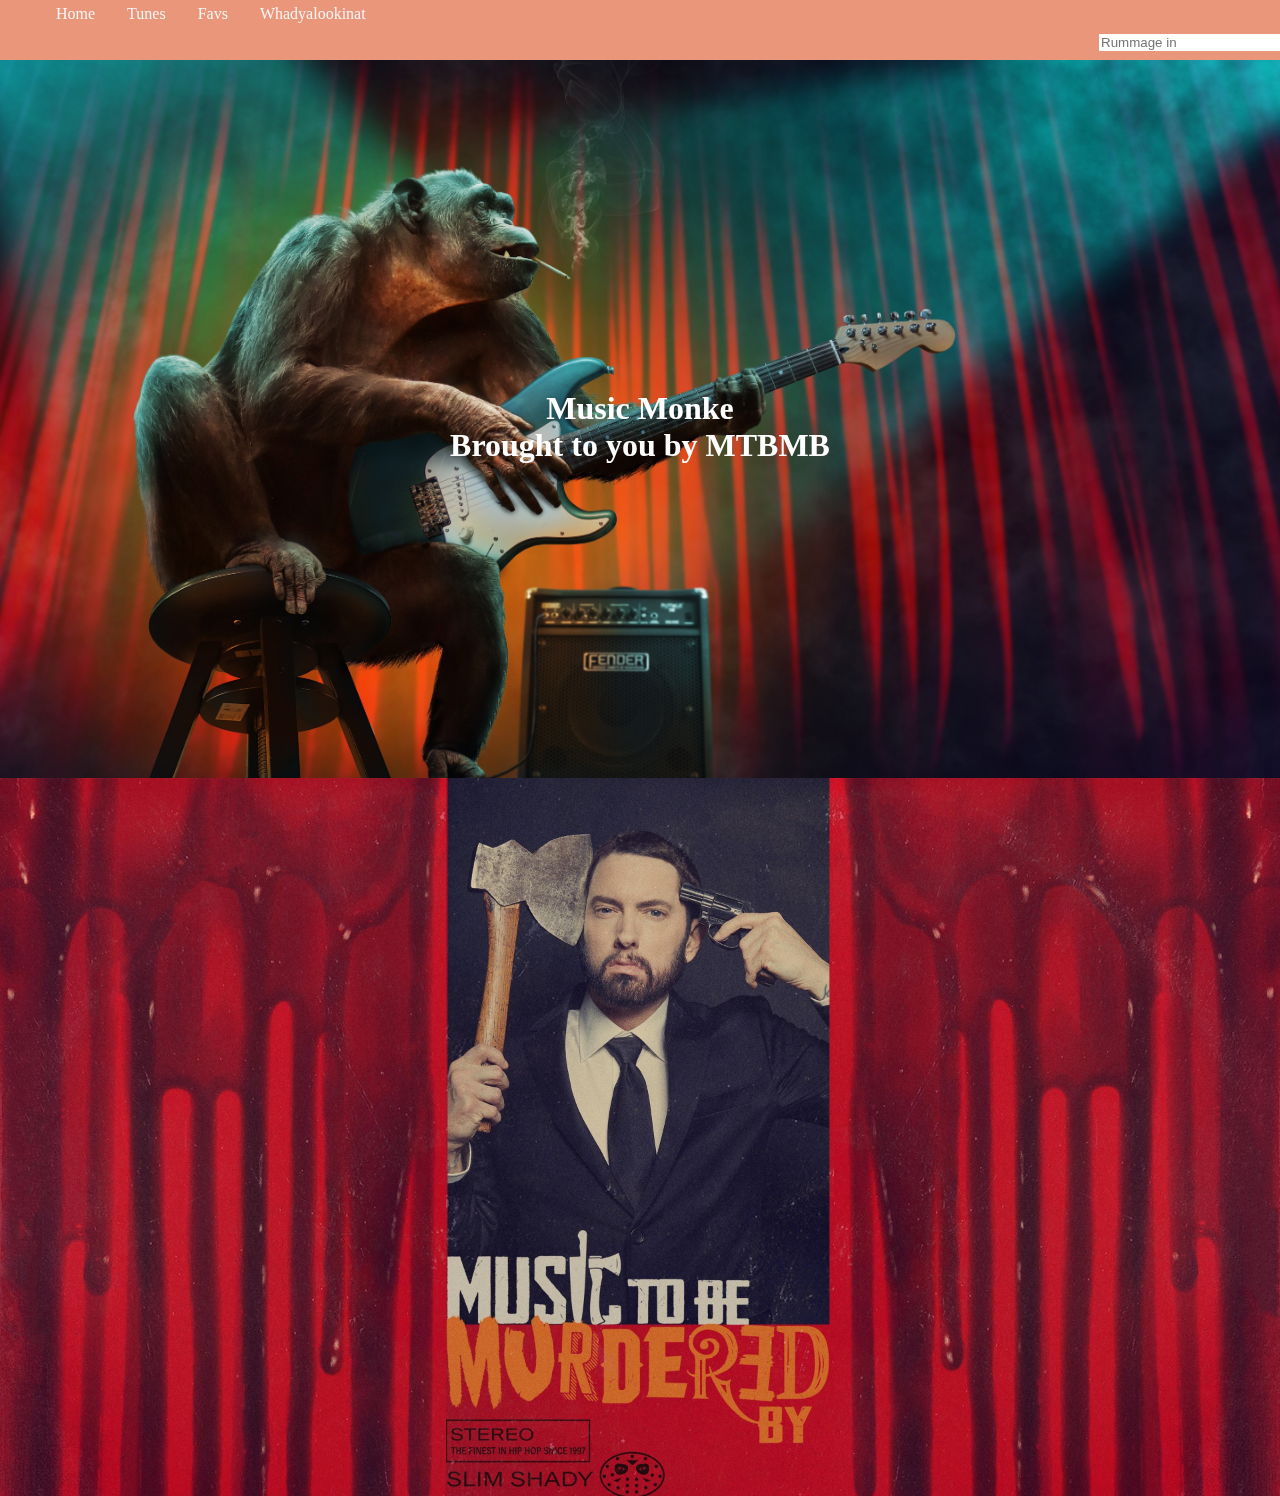
<file: Index.html>
<!DOCTYPE html>
<html lang="en">
<head>
    <meta charset="UTF-8">
    <meta http-equiv="X-UA-Compatible" content="IE=edge">
    <meta name="viewport" content="width=device-width, initial-scale=1.0">
    <title>Music Monke</title>
    <link rel="icon" href="data/dmk.ico">
    <link rel="stylesheet" href="data/sheet.css">
</head>
<body>
    <header>
        <nav class="bar">
            <ul>
                <li><a href="#home">Home</a></li>
                <li><a href="#tunes">Tunes</a></li>
                <li><a href="#favs">Favs</a></li>
                <li><a href="#wyla">Whadyalookinat</a></li>
                <div class="search">
                    <input type="text" name="search" id="search" placeholder="Rummage in">
                </div>
            </ul>
        </nav>
    </header>
    <div class="top">
        <h1 class="head">
            <p>Music Monke</p>
            <p class="dis">Brought to you by MTBMB</p>
        </h1>
    </div>
    <div class="middle"></div>
    <div class="bottom"></div>
</body>
</html>
</file>
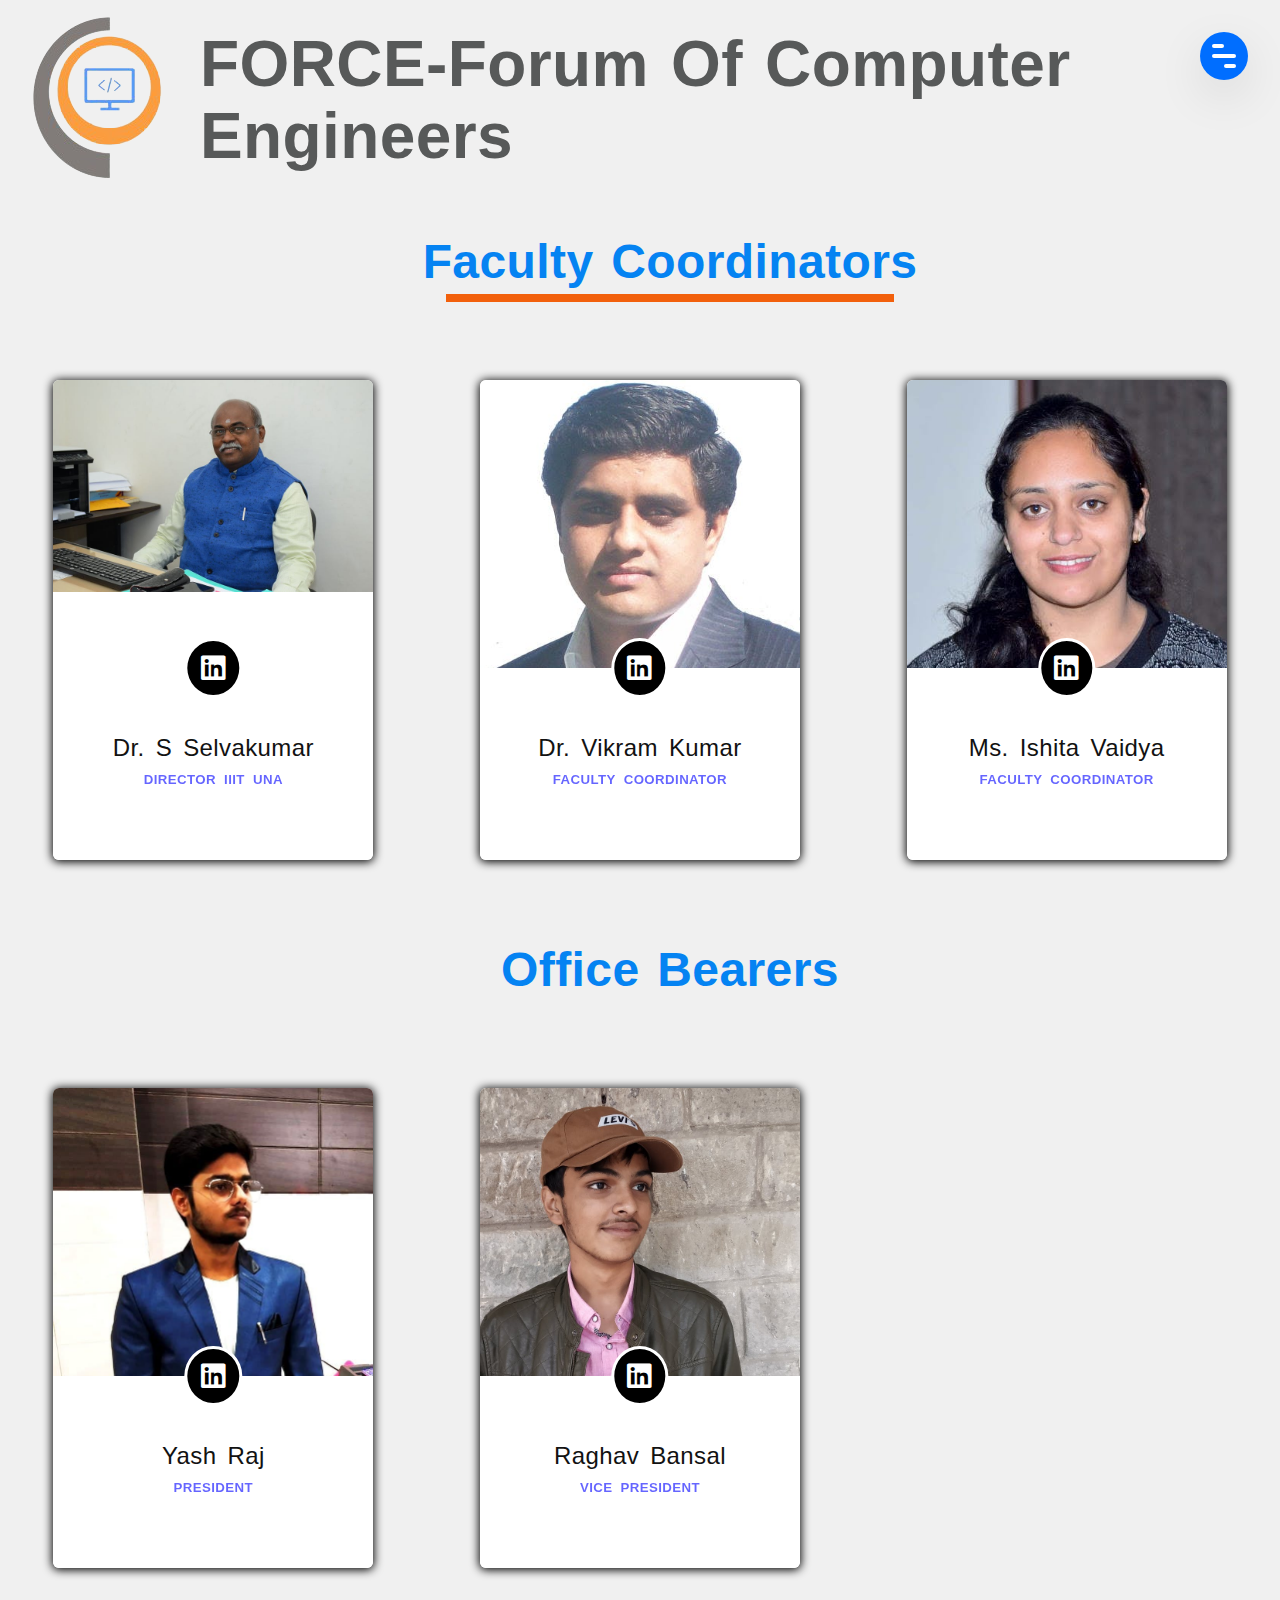
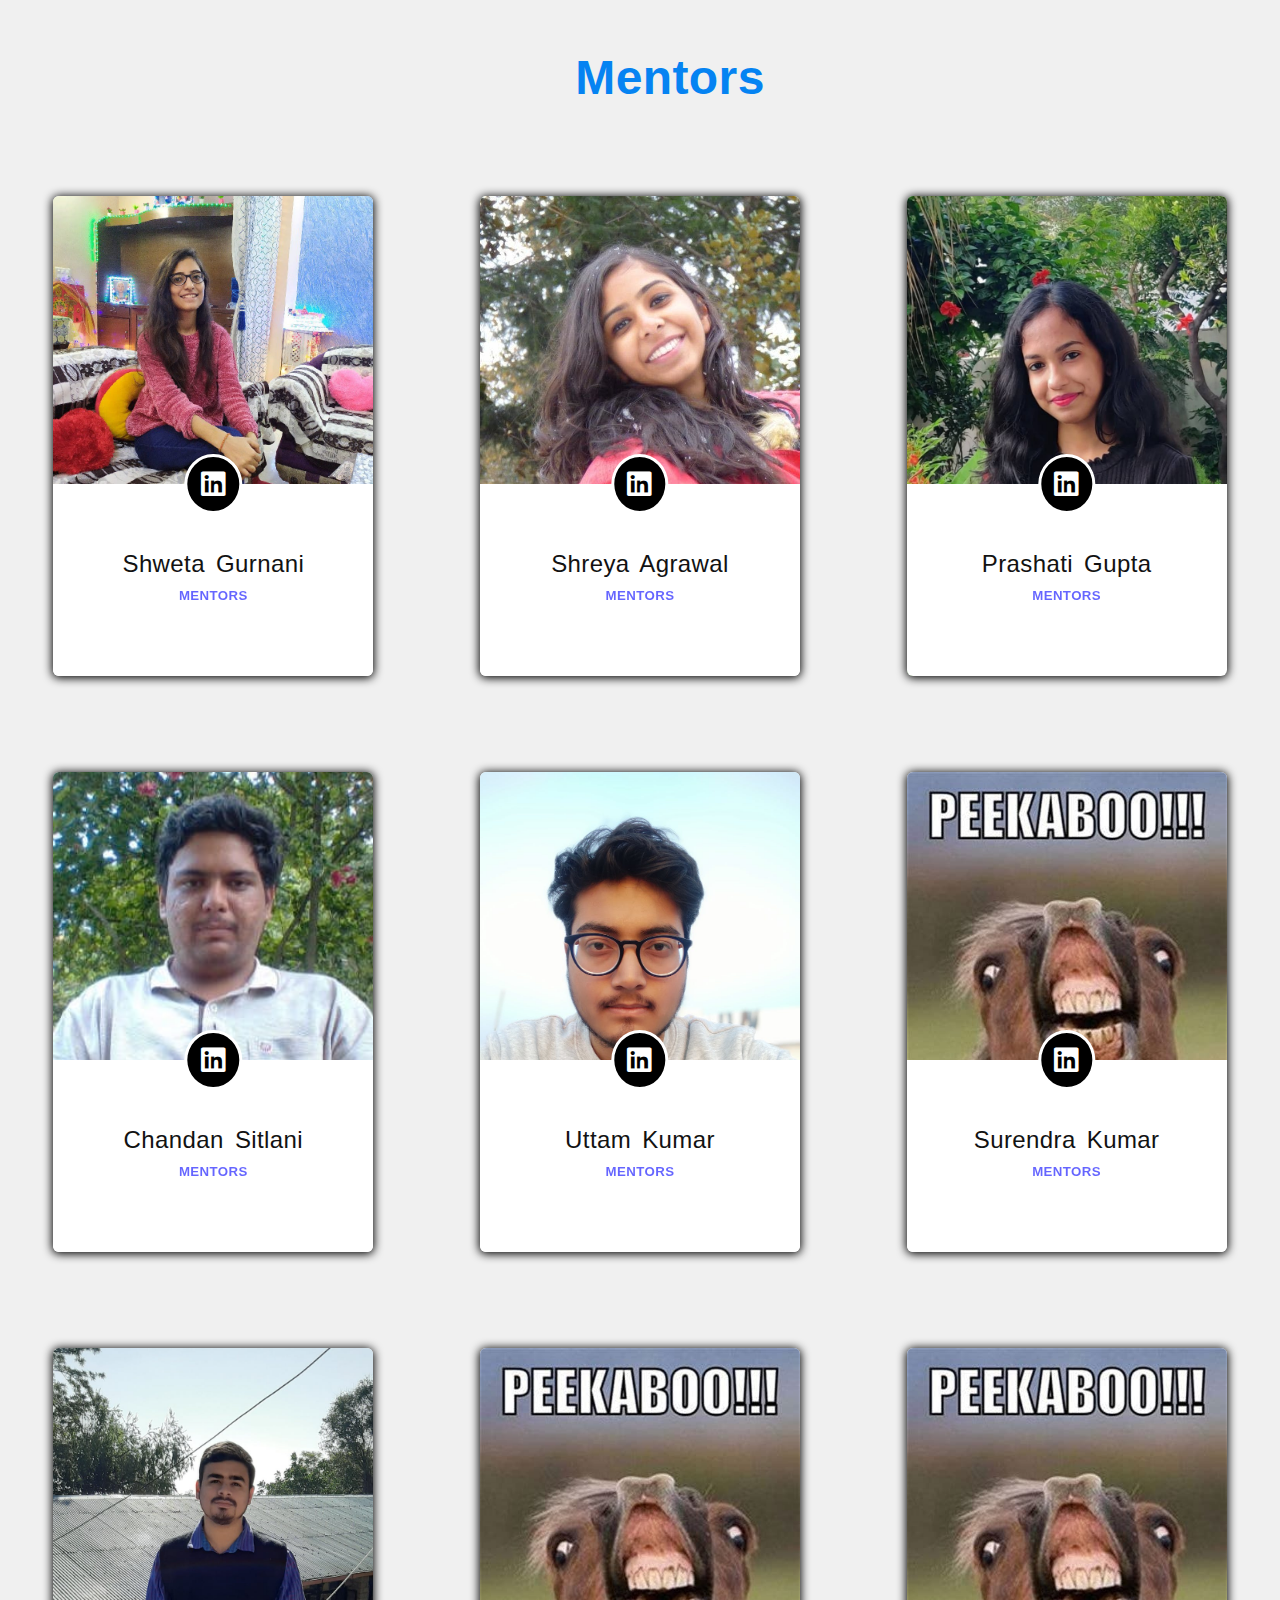
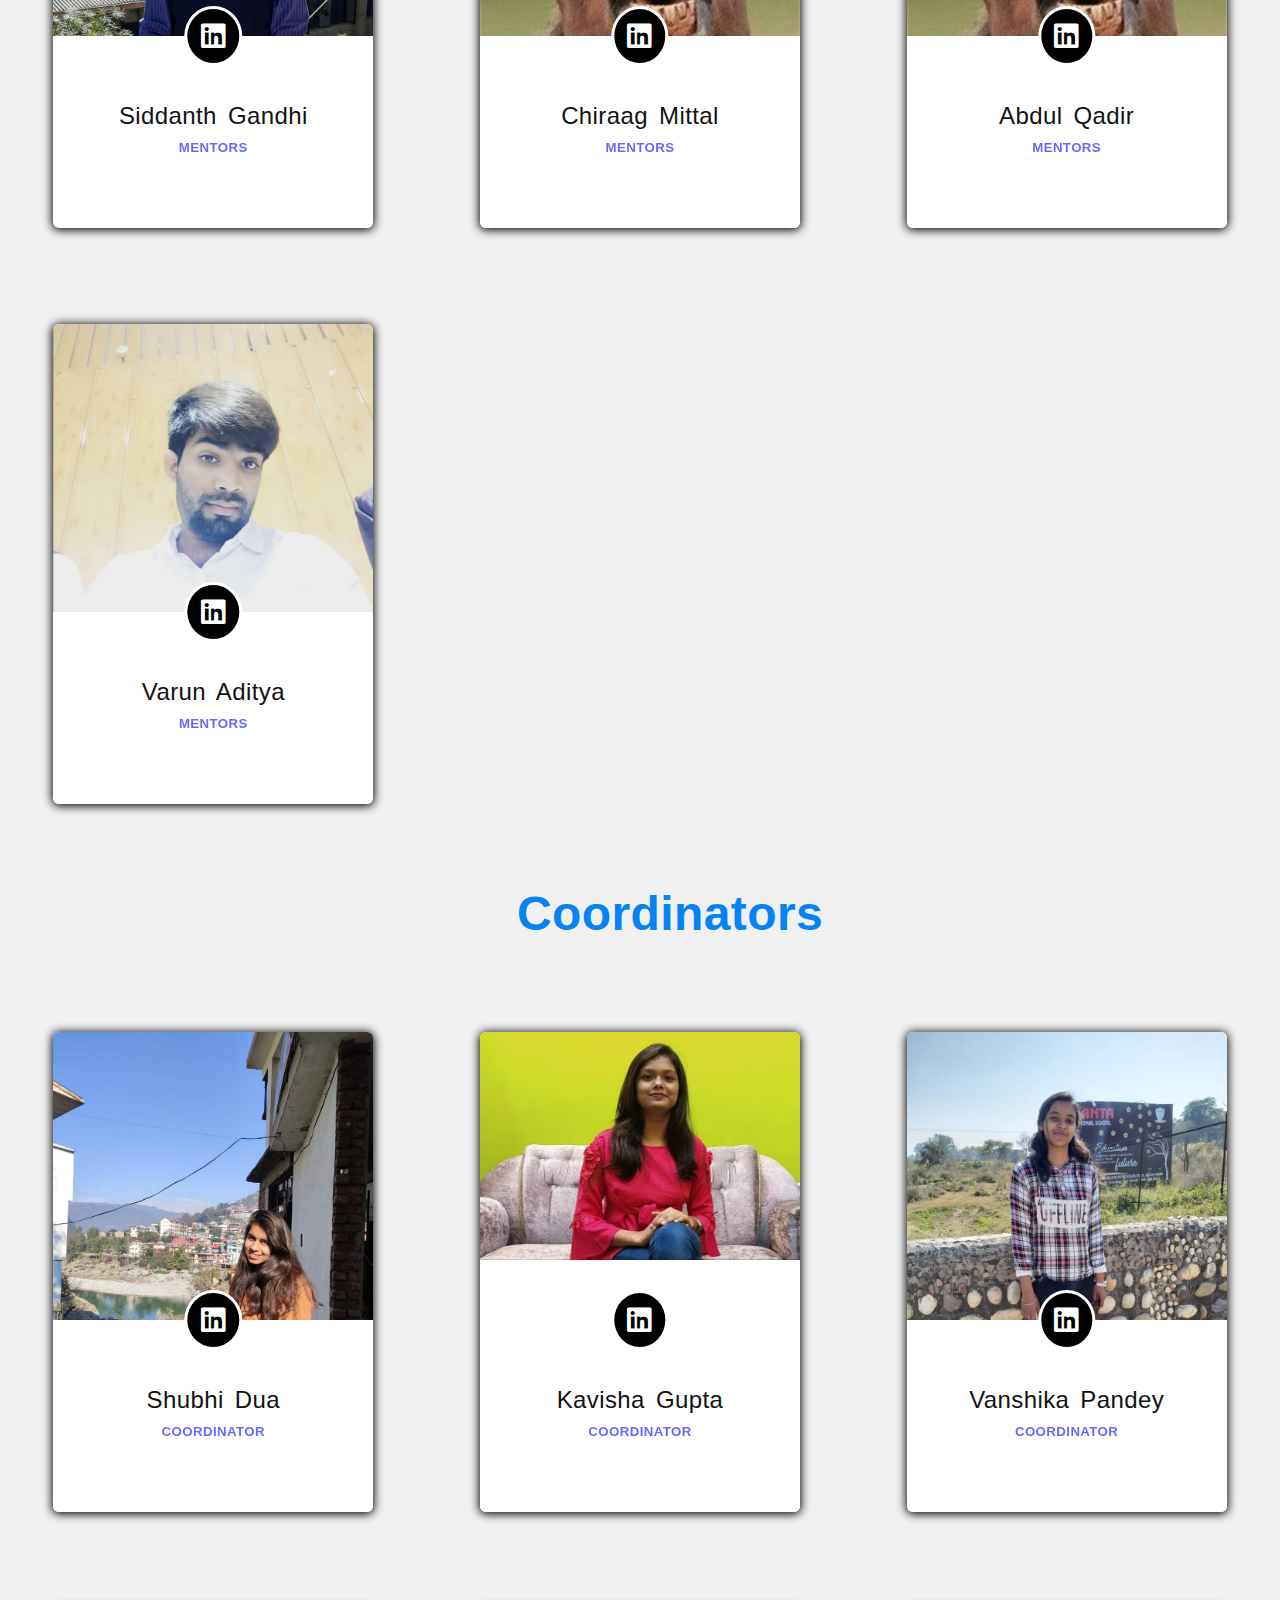
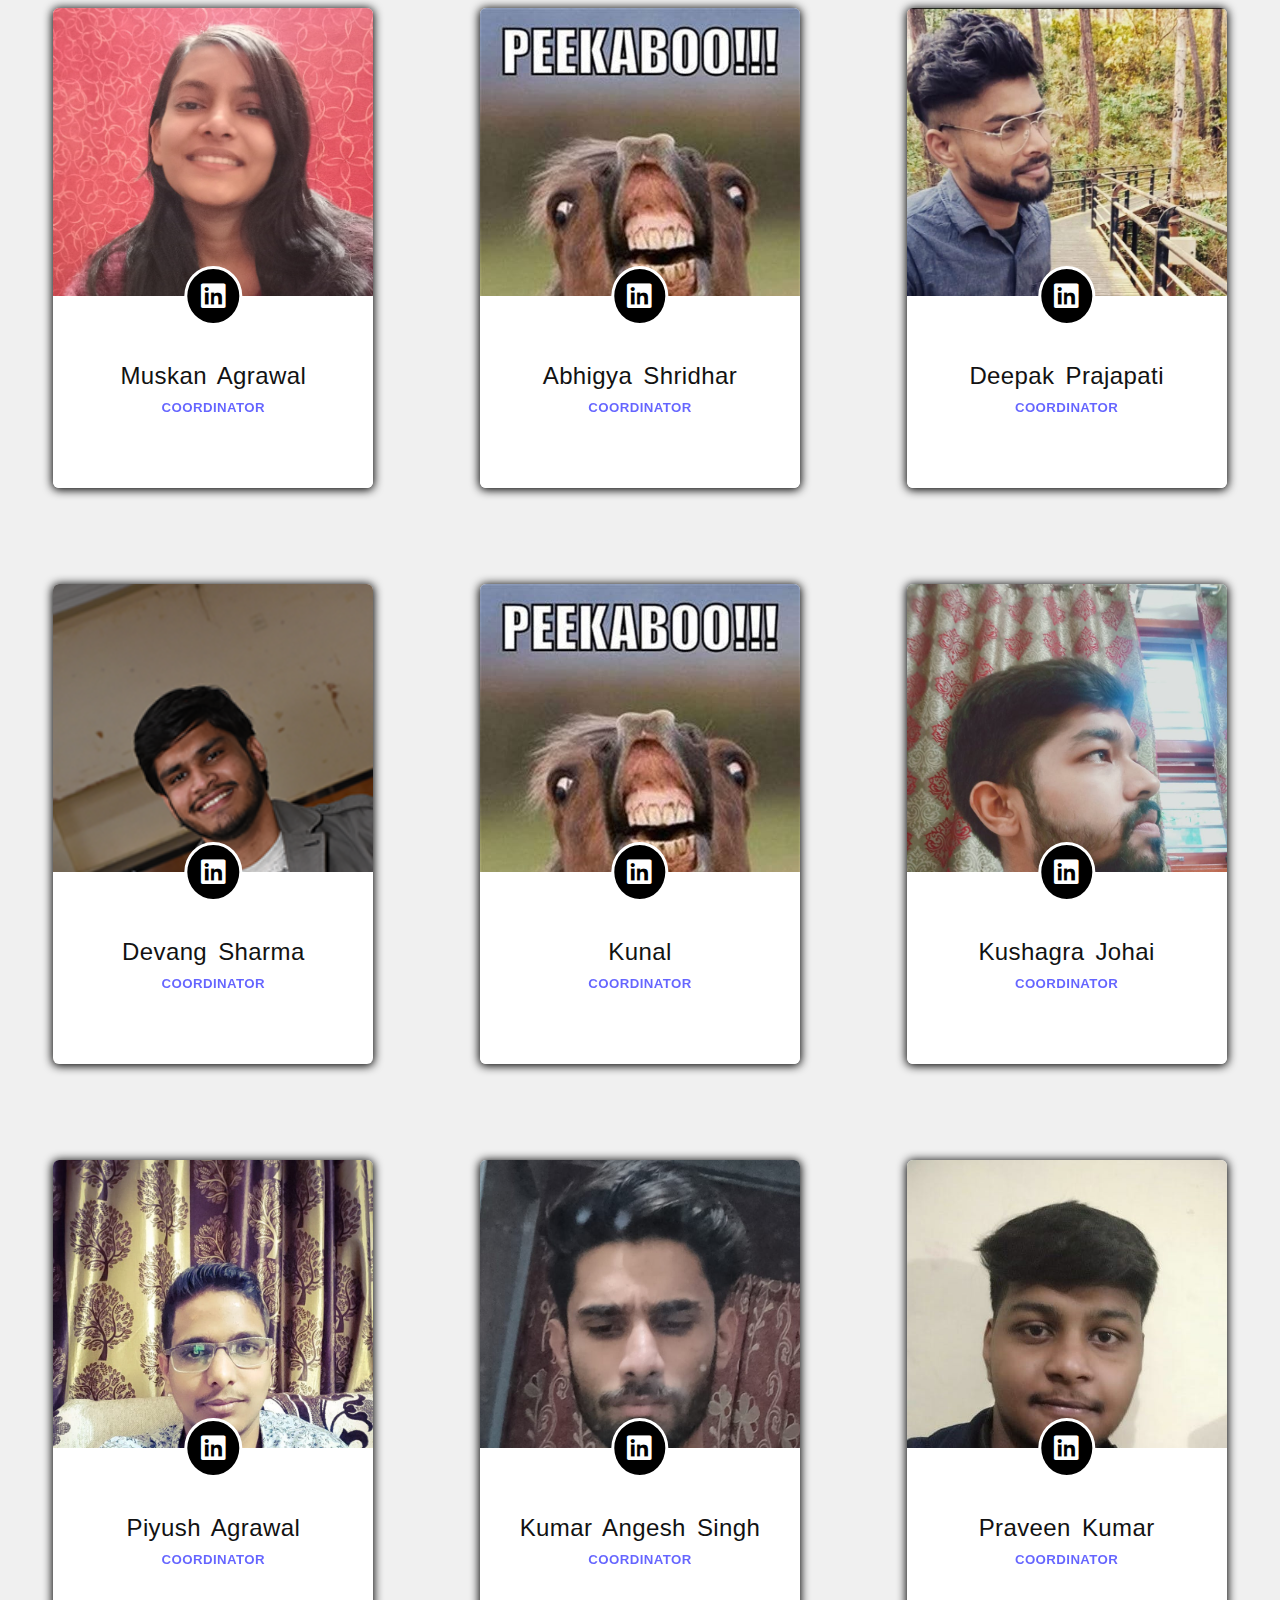
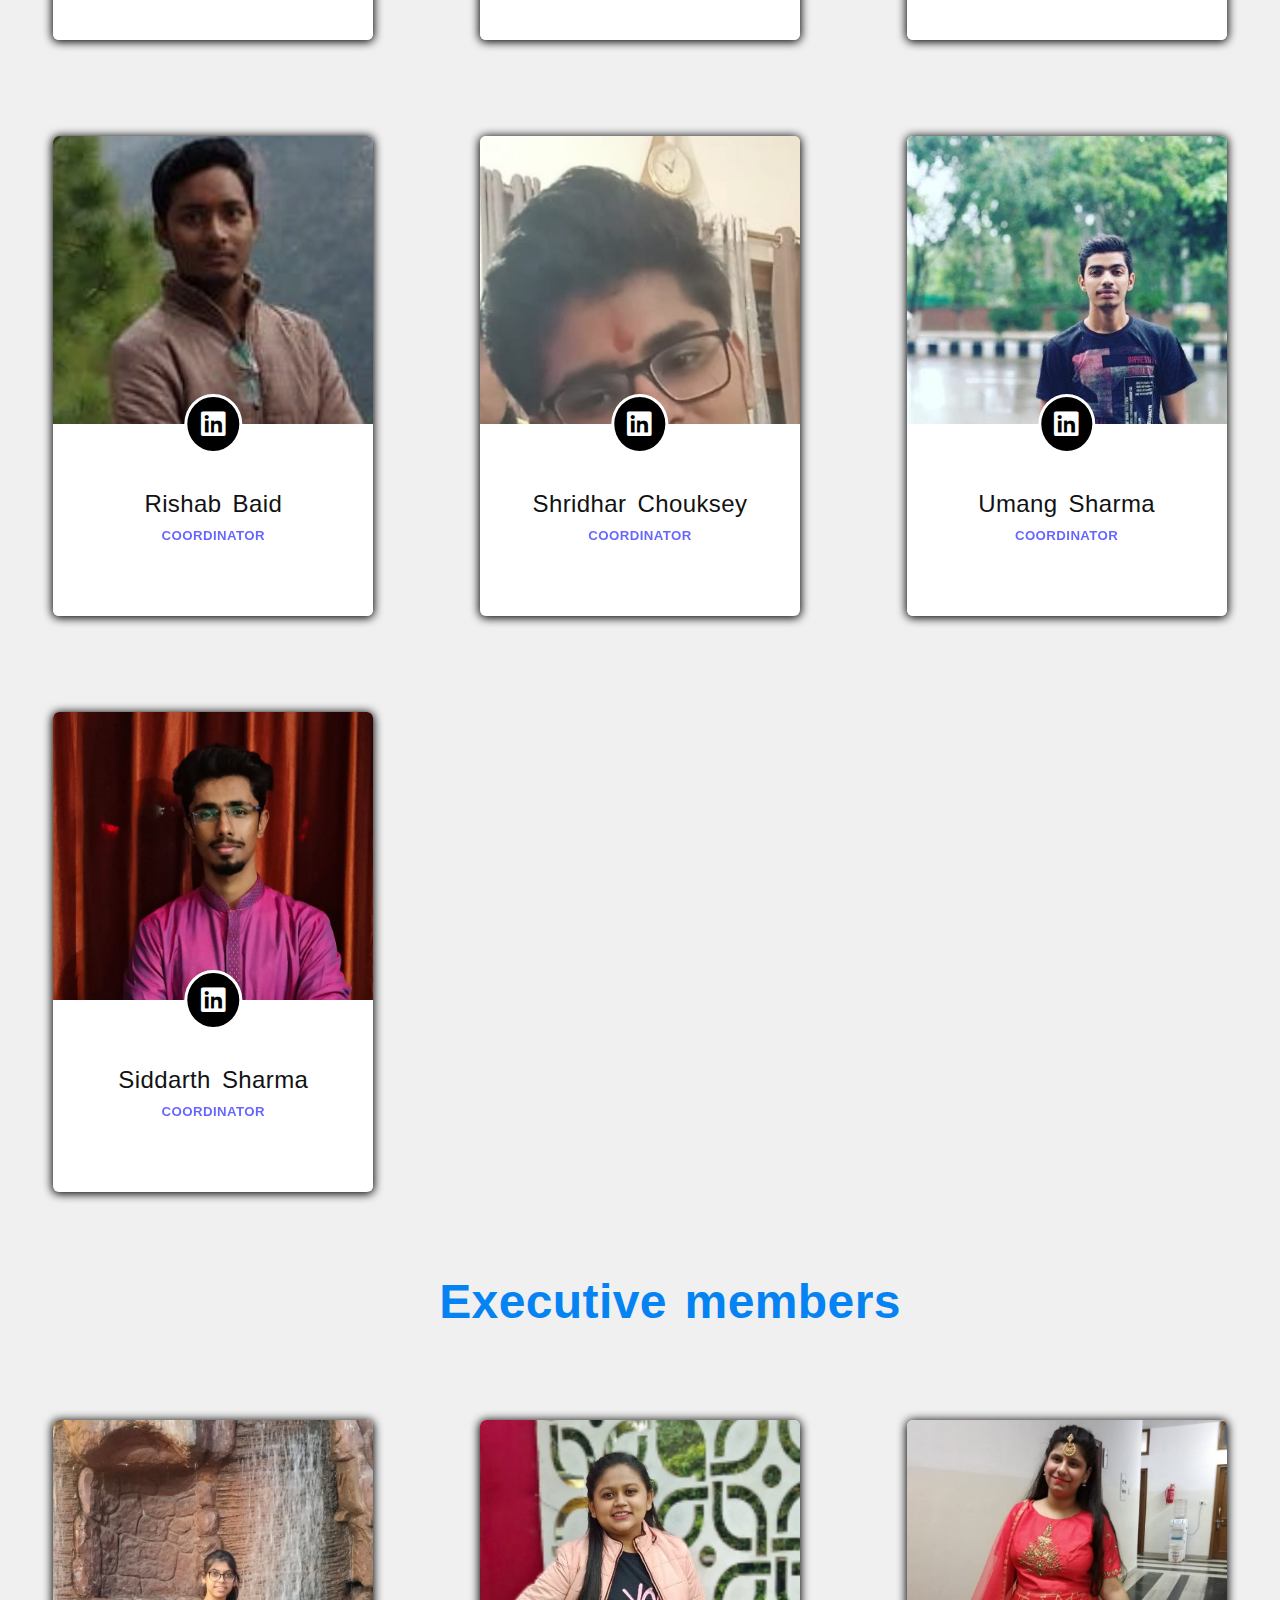
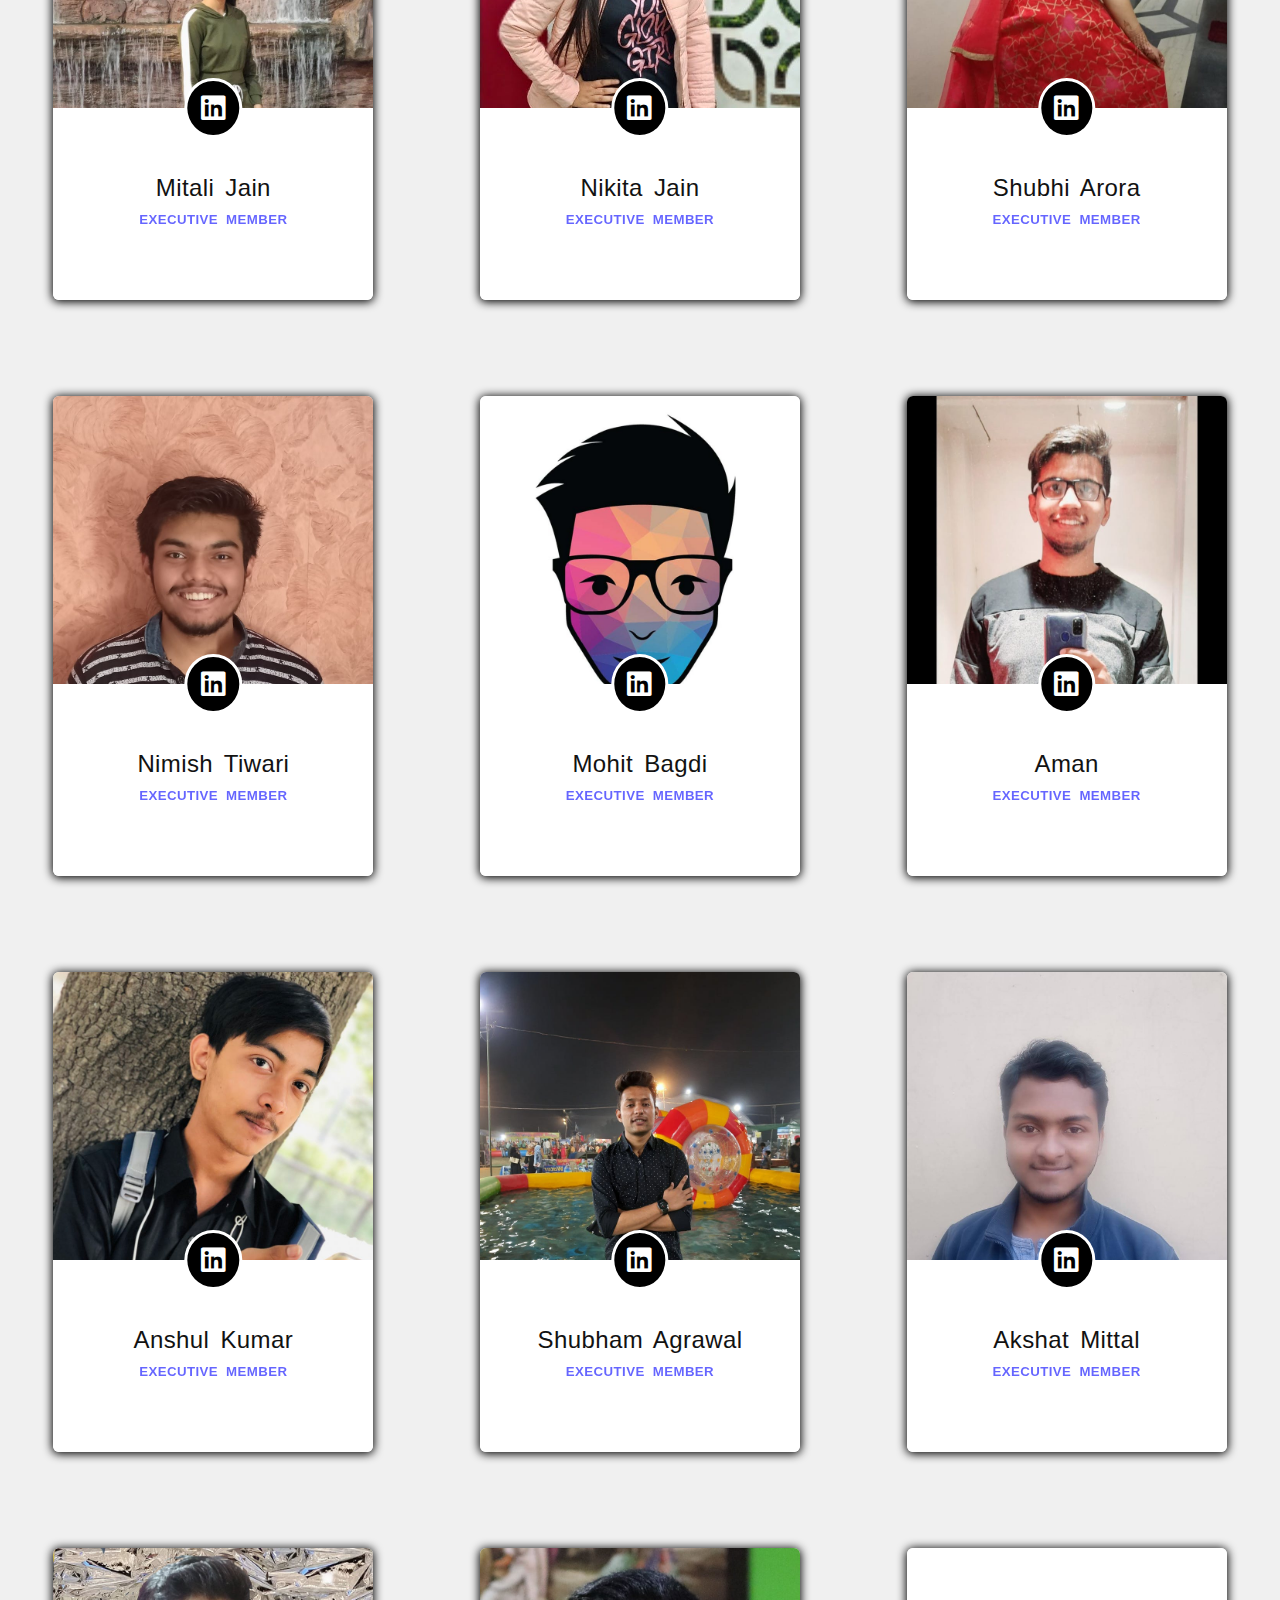
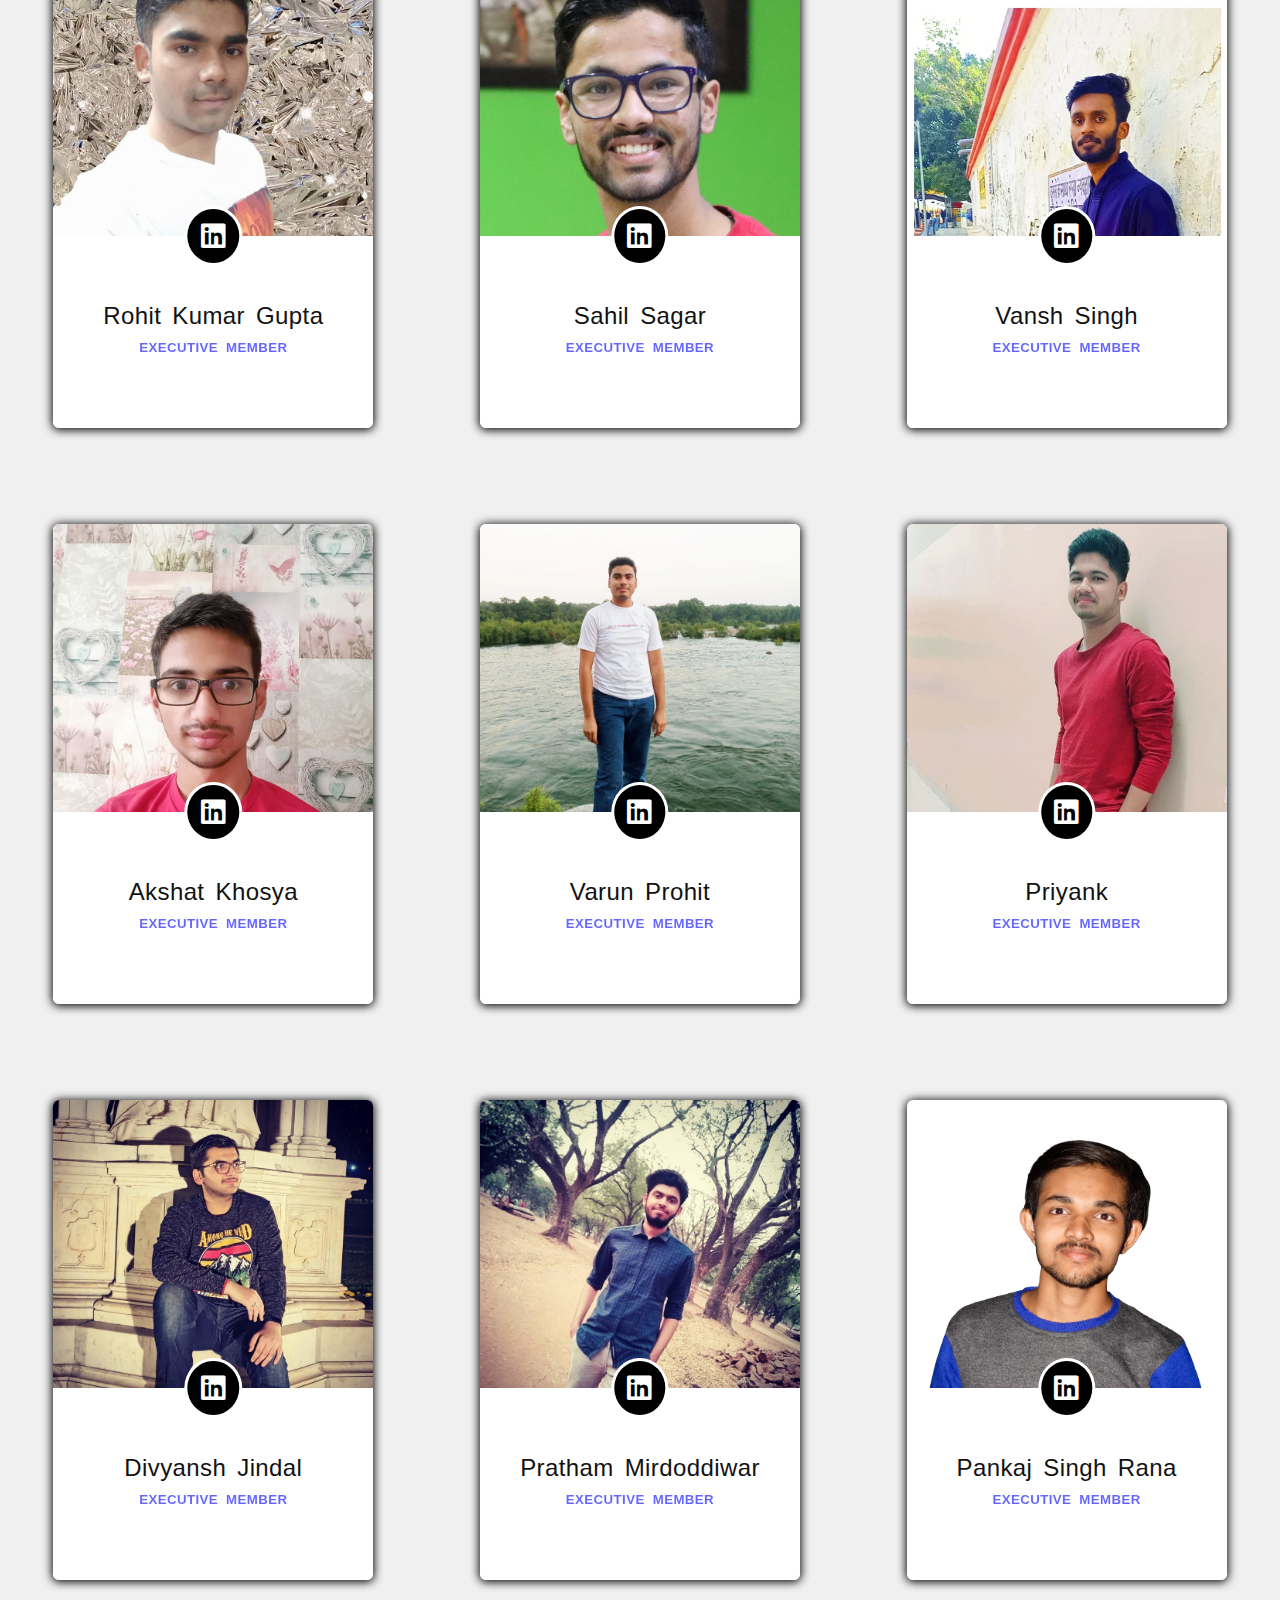
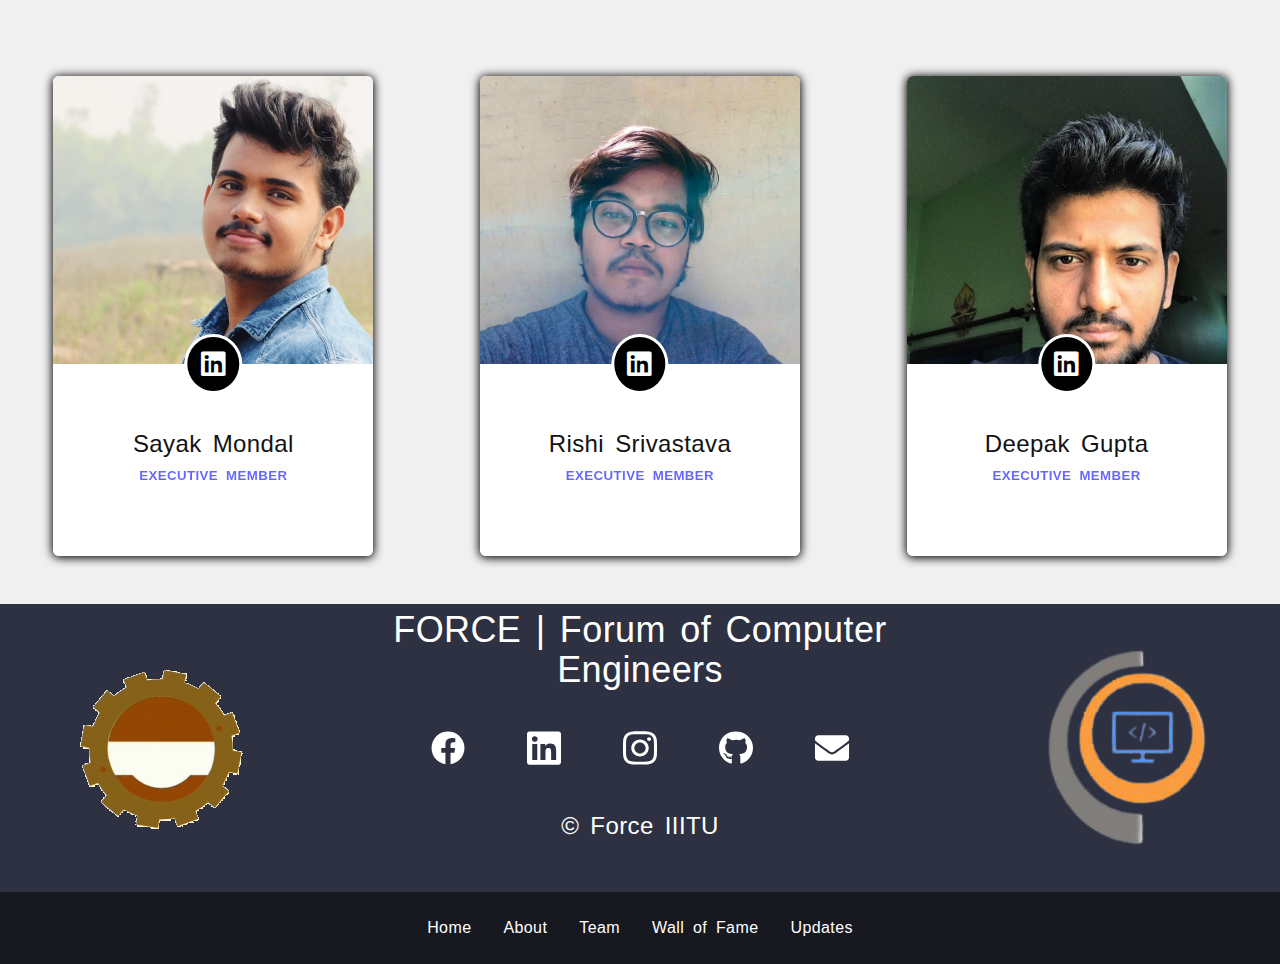
<file: team.html>
<!DOCTYPE html>
<html>

<head>
  <meta charset="UTF-8" />
  <meta http-equiv="X-UA-Compatible" content="IE=edge" />
  <meta name="viewport" content="width=device-width, initial-scale=1.0" />
  <link rel="stylesheet" href="https://cdnjs.cloudflare.com/ajax/libs/font-awesome/6.0.0/css/all.min.css"
    integrity="sha512-9usAa10IRO0HhonpyAIVpjrylPvoDwiPUiKdWk5t3PyolY1cOd4DSE0Ga+ri4AuTroPR5aQvXU9xC6qOPnzFeg=="
    crossorigin="anonymous" referrerpolicy="no-referrer" />
  <link href="https://fonts.googleapis.com/icon?family=Material+Icons" rel="stylesheet" />
  <script src="https://unpkg.com/aos@2.3.1/dist/aos.js"></script>
  <link href="https://unpkg.com/aos@2.3.1/dist/aos.css" rel="stylesheet" />
  <link rel="stylesheet" href="css/style.css" />
  <link rel="stylesheet" href="css/team.css">
  <link rel="shortcut icon" href="./images/favicon.ico" type="image/x-icon" />
  <meta name="description"
    content="Force is the biggest coding club of IIIT Una lead by a group of phenomenal devs helping others to learn and grow in field of computer science." />
  <meta name="keywords" content="FORCE, IIITU, club, technical, tech, IIIT, Una">
  <title>FORCE - Team</title>
</head>

<body>
  <nav class="nav">
    <div class="nav-check">
      <button class="nav-button" data-aos="fade-left" data-aos-duration="1000">
        <div class="nav-button-icon">
          <div class="nav-button-icon__line half first"></div>
          <div class="nav-button-icon__line mid"></div>
          <div class="nav-button-icon__line half last"></div>
        </div>
      </button>
    </div>
    <div class="nav-cover">
      <ul class="nav-list">
        <li class="nav-list-li">
          <a href="index.html">
            <span class="material-icons">home</span>
            <span>Home</span>
          </a>
        </li>
        <li class="nav-list-li">
          <a href="about.html">
            <span class="material-icons">info</span>
            <span>About</span>
          </a>
        </li>
        <li class="nav-list-li">
          <a href="team.html">
            <span class="material-icons">groups</span>
            <span>Team</span>
          </a>
        </li>
        <li class="nav-list-li">
          <a href="wof.html">
            <span class="material-icons">emoji_events</span>
            <span>Wall Of Fame</span>
          </a>
        </li>
        <li class="nav-list-li">
          <a href="updates.html">
            <span class="material-icons">tips_and_updates</span>
            <span>Updates</span>
          </a>
        </li>
      </ul>
    </div>
  </nav>
  <main>
    <div id="updateshead">
      <img src="./images/logo-min.png" class="updateshead-mob" alt="">
      <img src="data/aaaa1.png" id="forcelogo" alt="" />
      <h1 id="head1">FORCE-Forum Of Computer Engineers</h1>
    </div>
    <div class="title">Faculty Coordinators
      <span class="line" data-aos="fade-right" data-aos-duration="1250"></span>
    </div>
    <div class="faculty-member people-container">
      <div class="row"></div>
    </div>
    <div class="title">
      Office Bearers
      <span class="line" data-aos="fade-right" data-aos-duration="1250"></span>
    </div>
    <div class="office-bearers people-container">
      <div class="row"></div>
    </div>
    <div class="title">
      Mentors
      <span class="line" data-aos="fade-right" data-aos-duration="1250"></span>
    </div>
    <div class="mentors people-container">
      <div class="row"></div>
    </div>
    <div class="title">
      Coordinators
      <span class="line" data-aos="fade-right" data-aos-duration="1250"></span>
    </div>
    <div class="coordinators people-container">
      <div class="row"></div>
    </div>
    <div class="title">
      Executive members
      <span class="line" data-aos="fade-right" data-aos-duration="1250"></span>
    </div>
    <div class="executives people-container">
      <div class="row"></div>
    </div>
  </main>
  <footer class="footer">
    <div class="footer-top">
      <div class="footer-top-side">
        <div class="footer-top-side-logo">
          <a href="https://iiitu.ac.in/" class="footer-top-side-logo__link"><img
              src="images/iiitu.02a3bca9c886b744f735.gif" alt="iiitu" class="footer-top-side-logo__img" /></a>
        </div>
      </div>
      <div class="footer-top-mid">
        <div class="footer-top-mid-top" style="align-items: flex-end">
          <span class="footer-top-mid-top__text">FORCE | Forum of Computer Engineers</span>
        </div>
        <div class="footer-top-mid-mid">
          <div class="footer-top-mid-mid-socials">
            <div class="footer-top-mid-mid__social">
              <a href="#" class="footer-top-mid-mid__social__link" title="TeamFORCE"><img
                  src="images/facebook.033c50dd0b16de1fef2a20dfe6e465d4.svg" alt="TeamFORCE"
                  class="footer-top-mid-mid__social__img" /></a>
            </div>
            <div class="footer-top-mid-mid__social">
              <a href="https://www.linkedin.com/company/force-iiitu/" class="footer-top-mid-mid__social__link"
                title="force-iiitu"><img src="images/linkedin.f40410445e859153f9822ead79adc02e.svg" alt="force-iiitu"
                  class="footer-top-mid-mid__social__img" /></a>
            </div>
            <div class="footer-top-mid-mid__social">
              <a href="https://www.instagram.com/force.iiitu/" class="footer-top-mid-mid__social__link"
                title="teamforce"><img src="images/instagram.90a80cd5b9a105845e0d07f0cdaf509b.svg" alt="teamforce"
                  class="footer-top-mid-mid__social__img" /></a>
            </div>
            <div class="footer-top-mid-mid__social">
              <a href="https://github.com/iiitu-force" class="footer-top-mid-mid__social__link" title="FORCE-IIITU"><img
                  src="images/github.e2f073269da5b56e82387b15c3b59f5a.svg" alt="FORCE-IIITU"
                  class="footer-top-mid-mid__social__img" /></a>
            </div>
            <div class="footer-top-mid-mid__social">
              <a href="mailto:force@iiitu.ac.in" class="footer-top-mid-mid__social__link" title="force@iiitu.ac.in"><img
                  src="images/email.80b23b18d1593391d450dd1f4c0155f9.svg" alt="force@iiitu.ac.in"
                  class="footer-top-mid-mid__social__img" /></a>
            </div>
          </div>
        </div>
        <div class="footer-top-mid-bottom" style="align-items: flex-start">
          <span class="footer-top-mid-bottom__text" style="font-size: 1.5rem">© Force IIITU</span>
        </div>
      </div>
      <div class="footer-top-side">
        <div class="footer-top-side-logo">
          <a href="#" class="footer-top-side-logo__link"><img src="images/favicon.png" alt="Force"
              class="footer-top-side-logo__img" /></a>
        </div>
      </div>
    </div>
    <div class="footer-bottom">
      <div class="footer-bottom-events">
        <div class="footer-bottom__event">
          <a href="index.html">Home</a>
        </div>
        <div class="footer-bottom__event">
          <a href="about.html">About</a>
        </div>
        <div class="footer-bottom__event">
          <a href="team.html">Team</a>
        </div>
        <div class="footer-bottom__event">
          <a href="wof.html">Wall of Fame</a>
        </div>
        <div class="footer-bottom__event">
          <a href="updates.html">Updates</a>
        </div>
      </div>
    </div>
  </footer>
  <script src="nav.js"></script>
  <script src="team.js"></script>
</body>

</html>
</file>
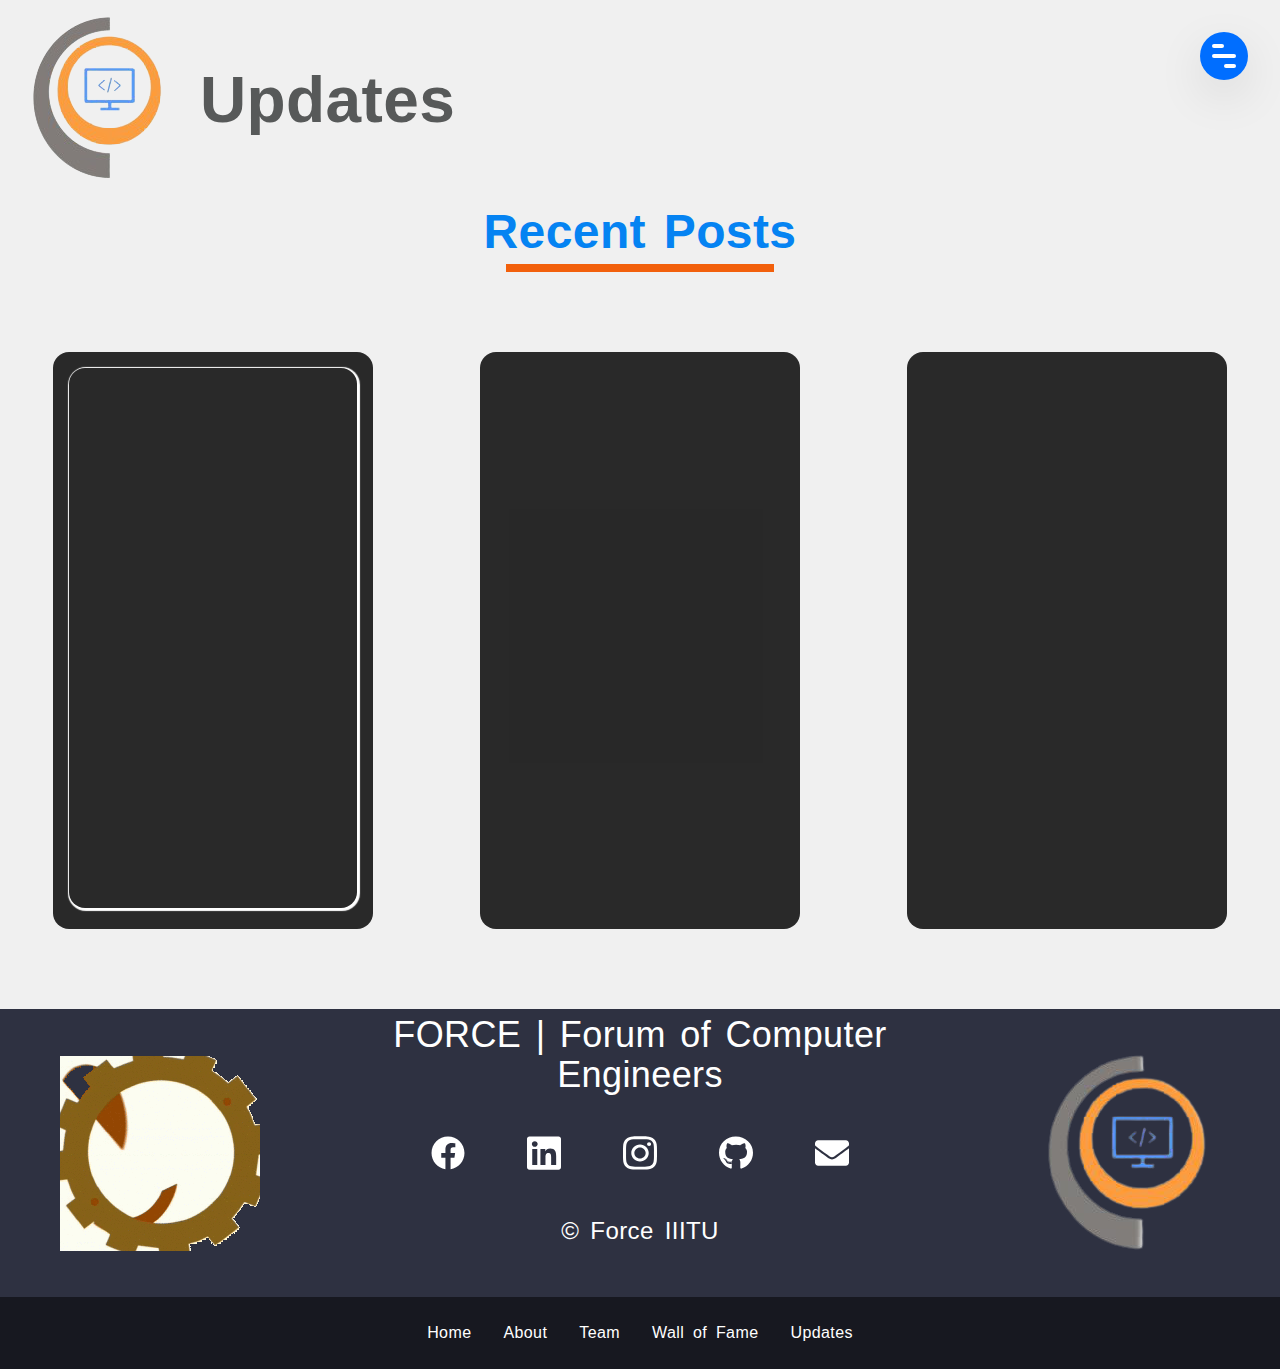
<file: updates.html>
<!DOCTYPE html>
<html lang="en">

<head>
  <meta charset="UTF-8" />
  <meta http-equiv="X-UA-Compatible" content="IE=edge" />
  <meta name="viewport" content="width=device-width, initial-scale=1.0" />
  <link rel="stylesheet" href="https://cdnjs.cloudflare.com/ajax/libs/font-awesome/6.0.0/css/all.min.css"
    integrity="sha512-9usAa10IRO0HhonpyAIVpjrylPvoDwiPUiKdWk5t3PyolY1cOd4DSE0Ga+ri4AuTroPR5aQvXU9xC6qOPnzFeg=="
    crossorigin="anonymous" referrerpolicy="no-referrer" />
  <link href="https://fonts.googleapis.com/icon?family=Material+Icons" rel="stylesheet" />
  <script src="https://unpkg.com/aos@2.3.1/dist/aos.js"></script>
  <link href="https://unpkg.com/aos@2.3.1/dist/aos.css" rel="stylesheet" />
  <link rel="stylesheet" href="css/style.css" />
  <link rel="stylesheet" href="css/updates.css">
  <link rel="shortcut icon" href="./images/favicon.ico" type="image/x-icon" />
  <meta name="description"
    content="Force is the biggest coding club of IIIT Una lead by a group of phenomenal devs helping others to learn and grow in field of computer science." />
  <meta name="keywords" content="FORCE, IIITU, club, technical, tech, IIIT, Una">
  <title>FORCE - Recent Updates</title>
</head>

<body>
  <nav class="nav">
    <div class="nav-check">
      <button class="nav-button" data-aos="fade-left" data-aos-duration="1000">
        <div class="nav-button-icon">
          <div class="nav-button-icon__line half first"></div>
          <div class="nav-button-icon__line mid"></div>
          <div class="nav-button-icon__line half last"></div>
        </div>
      </button>
    </div>
    <div class="nav-cover">
      <ul class="nav-list">
        <li class="nav-list-li">
          <a href="index.html">
            <span class="material-icons">home</span>
            <span>Home</span>
          </a>
        </li>
        <li class="nav-list-li">
          <a href="about.html">
            <span class="material-icons">info</span>
            <span>About</span>
          </a>
        </li>
        <li class="nav-list-li">
          <a href="team.html">
            <span class="material-icons">groups</span>
            <span>Team</span>
          </a>
        </li>
        <li class="nav-list-li">
          <a href="wof.html">
            <span class="material-icons">emoji_events</span>
            <span>Wall Of Fame</span>
          </a>
        </li>
        <li class="nav-list-li">
          <a href="updates.html">
            <span class="material-icons">tips_and_updates</span>
            <span>Updates</span>
          </a>
        </li>
      </ul>
    </div>
  </nav>
  <main>
    <div id="updateshead">
      <img src="./images/logo-min.png" class="updateshead-mob" alt="">
      <img src="images/aaaa1.png" id="forcelogo" alt="">
      <h1 id="head1">Updates</h1>

    </div>
    <h2 id="head2">Recent Posts
      <span id="line" data-aos="fade-right" data-aos-duration="2000"></span>
    </h2>

    <div id="updatescontainer">
      <div class="row">
        <div class="col-lg-33 col-md-50 col-sm-100">
          <div class="updatescard">
            <iframe src="https://www.linkedin.com/embed/feed/update/urn:li:share:6776176767473369088" width="100%"
              height="540" style="box-shadow:1px 1px 1px 2px" frameborder="0" allowfullscreen="" title="Embedded post"
              class="mt-6 flex w-full md:w-1/4"></iframe>
          </div>
        </div>
        <div class="col-lg-33 col-md-50 col-sm-100">
          <div class="updatescard">
            <iframe src="https://www.linkedin.com/embed/feed/update/urn:li:ugcPost:6882697135209373696" height="540"
              width="100%" frameborder="0" allowfullscreen="" title="Embedded post"></iframe>
          </div>
        </div>
        <div class="col-lg-33 col-md-50 col-sm-100">
          <div class="updatescard">
            <iframe src="https://www.linkedin.com/embed/feed/update/urn:li:share:6796882356302077952" height="540"
              width="100%" frameborder="0" allowfullscreen="" title="Embedded post"></iframe></iframe>
          </div>
        </div>
      </div>
    </div>
  </main>
  <footer class="footer">
    <div class="footer-top">
      <div class="footer-top-side">
        <div class="footer-top-side-logo">
          <a href="https://iiitu.ac.in/" class="footer-top-side-logo__link"><img
              src="images/iiitu.02a3bca9c886b744f735.gif" alt="iiitu" class="footer-top-side-logo__img" /></a>
        </div>
      </div>
      <div class="footer-top-mid">
        <div class="footer-top-mid-top" style="align-items: flex-end">
          <span class="footer-top-mid-top__text">FORCE | Forum of Computer Engineers</span>
        </div>
        <div class="footer-top-mid-mid">
          <div class="footer-top-mid-mid-socials">
            <div class="footer-top-mid-mid__social">
              <a href="#" class="footer-top-mid-mid__social__link" title="TeamFORCE"><img
                  src="images/facebook.033c50dd0b16de1fef2a20dfe6e465d4.svg" alt="TeamFORCE"
                  class="footer-top-mid-mid__social__img" /></a>
            </div>
            <div class="footer-top-mid-mid__social">
              <a href="https://www.linkedin.com/company/force-iiitu/" class="footer-top-mid-mid__social__link"
                title="force-iiitu"><img src="images/linkedin.f40410445e859153f9822ead79adc02e.svg" alt="force-iiitu"
                  class="footer-top-mid-mid__social__img" /></a>
            </div>
            <div class="footer-top-mid-mid__social">
              <a href="https://www.instagram.com/force.iiitu/" class="footer-top-mid-mid__social__link"
                title="teamforce"><img src="images/instagram.90a80cd5b9a105845e0d07f0cdaf509b.svg" alt="teamforce"
                  class="footer-top-mid-mid__social__img" /></a>
            </div>
            <div class="footer-top-mid-mid__social">
              <a href="https://github.com/iiitu-force" class="footer-top-mid-mid__social__link" title="FORCE-IIITU"><img
                  src="images/github.e2f073269da5b56e82387b15c3b59f5a.svg" alt="FORCE-IIITU"
                  class="footer-top-mid-mid__social__img" /></a>
            </div>
            <div class="footer-top-mid-mid__social">
              <a href="mailto:force@iiitu.ac.in" class="footer-top-mid-mid__social__link" title="force@iiitu.ac.in"><img
                  src="images/email.80b23b18d1593391d450dd1f4c0155f9.svg" alt="force@iiitu.ac.in"
                  class="footer-top-mid-mid__social__img" /></a>
            </div>
          </div>
        </div>
        <div class="footer-top-mid-bottom" style="align-items: flex-start">
          <span class="footer-top-mid-bottom__text" style="font-size: 1.5rem">© Force IIITU</span>
        </div>
      </div>
      <div class="footer-top-side">
        <div class="footer-top-side-logo">
          <a href="#" class="footer-top-side-logo__link"><img src="images/favicon.png" alt="Force"
              class="footer-top-side-logo__img" /></a>
        </div>
      </div>
    </div>
    <div class="footer-bottom">
      <div class="footer-bottom-events">
        <div class="footer-bottom__event">
          <a href="index.html">Home</a>
        </div>
        <div class="footer-bottom__event">
          <a href="about.html">About</a>
        </div>
        <div class="footer-bottom__event">
          <a href="team.html">Team</a>
        </div>
        <div class="footer-bottom__event">
          <a href="wof.html">Wall of Fame</a>
        </div>
        <div class="footer-bottom__event">
          <a href="updates.html">Updates</a>
        </div>
      </div>
    </div>
  </footer>
  <script src="./nav.js"></script>
</body>

</html>
</file>
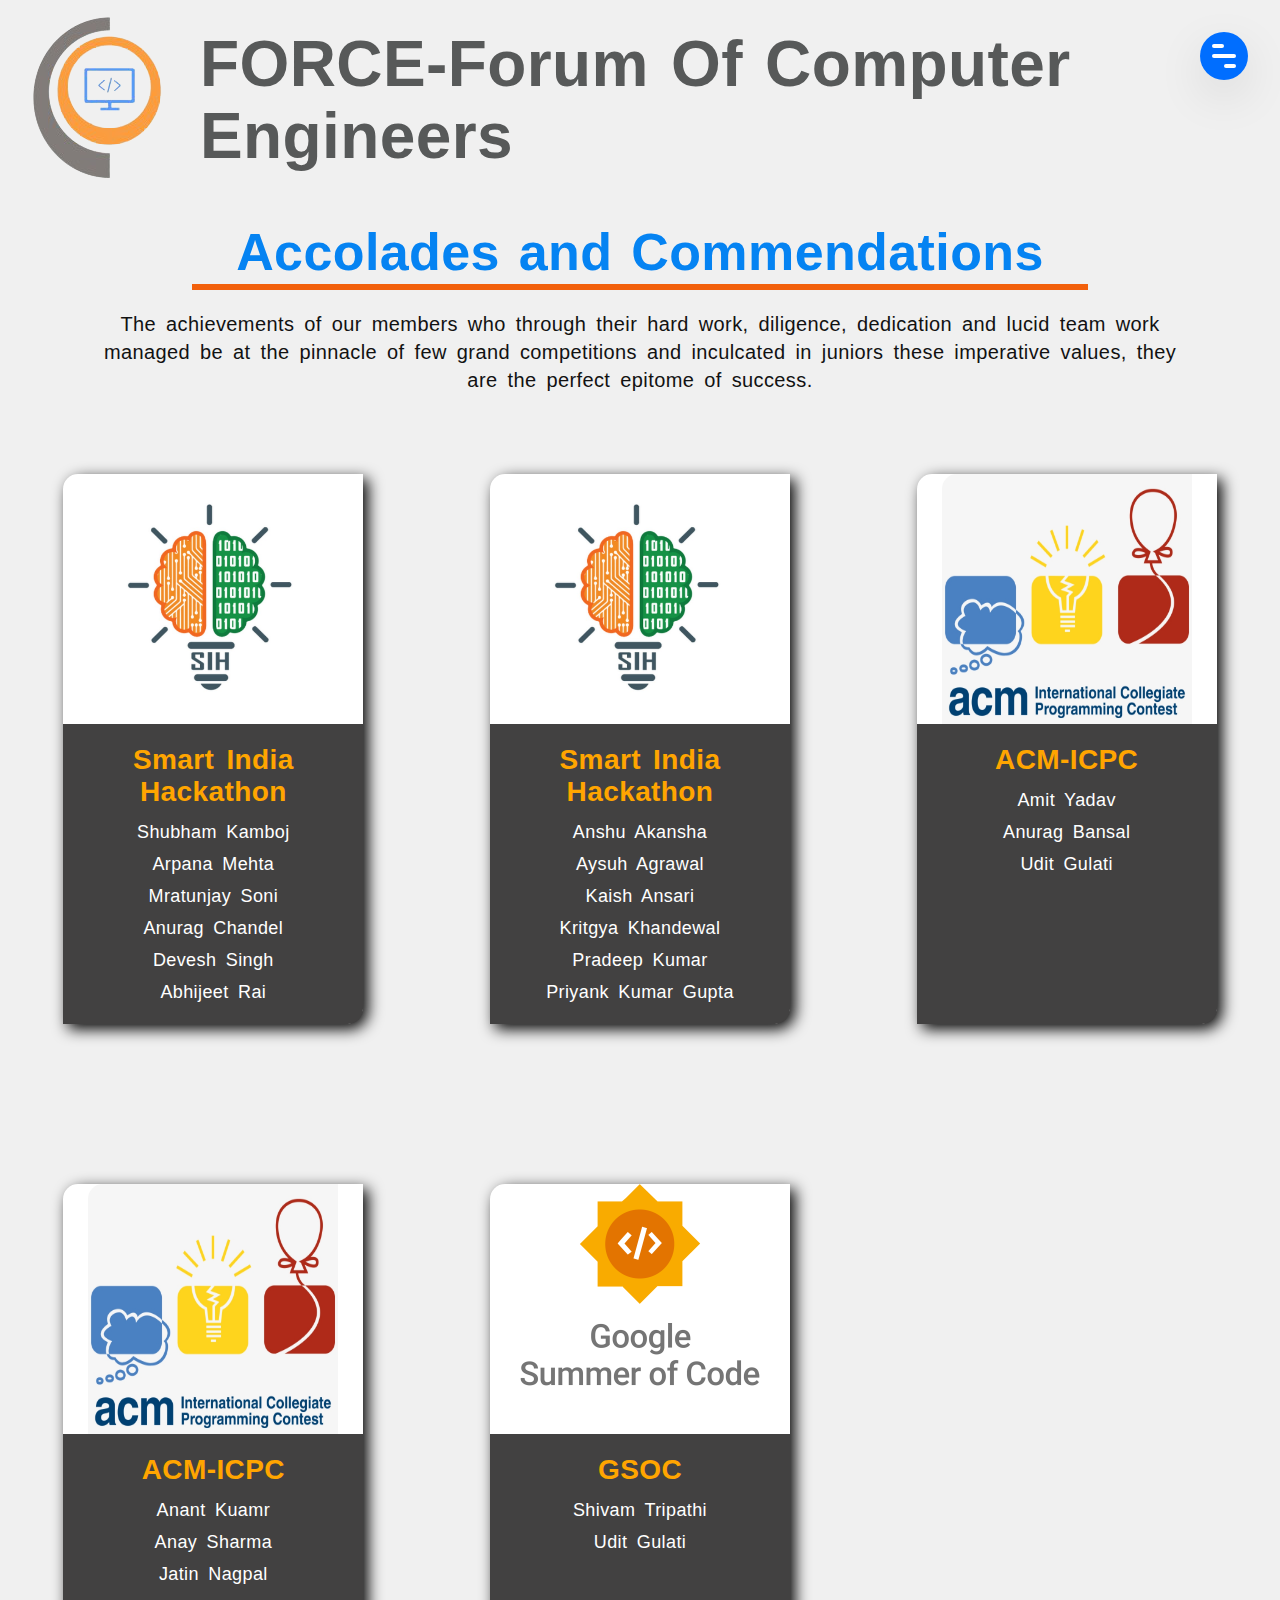
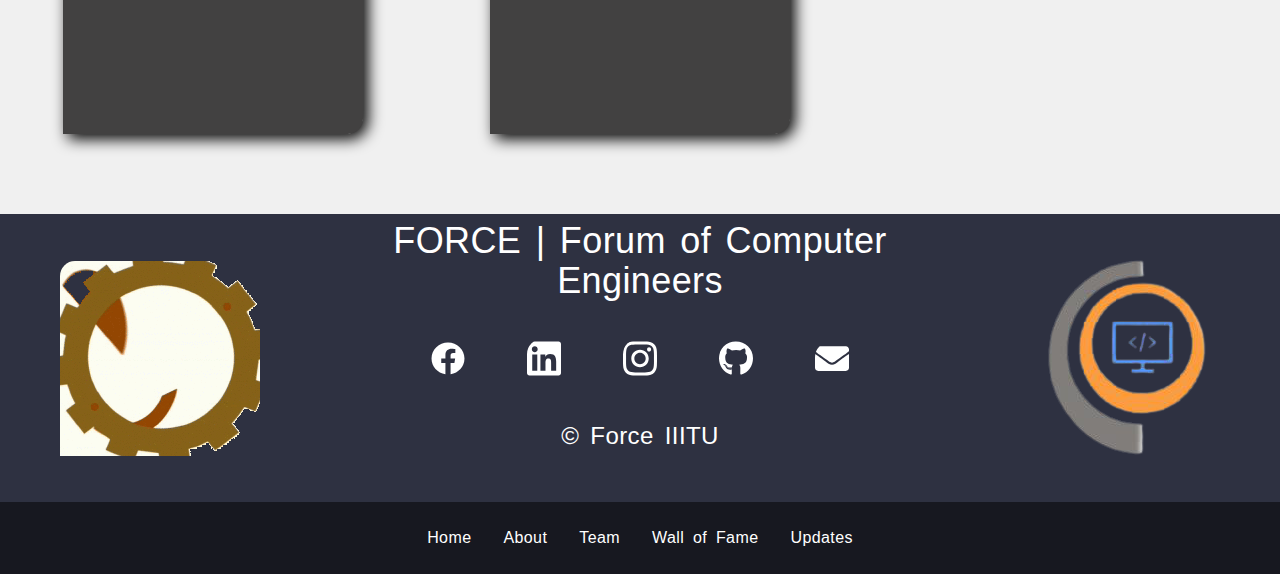
<file: wof.html>
<!DOCTYPE html>
<html lang="en">

<head>
  <meta charset="UTF-8" />
  <meta http-equiv="X-UA-Compatible" content="IE=edge" />
  <meta name="viewport" content="width=device-width, initial-scale=1.0" />
  <link rel="stylesheet" href="https://cdnjs.cloudflare.com/ajax/libs/font-awesome/6.0.0/css/all.min.css"
    integrity="sha512-9usAa10IRO0HhonpyAIVpjrylPvoDwiPUiKdWk5t3PyolY1cOd4DSE0Ga+ri4AuTroPR5aQvXU9xC6qOPnzFeg=="
    crossorigin="anonymous" referrerpolicy="no-referrer" />
  <link href="https://fonts.googleapis.com/icon?family=Material+Icons" rel="stylesheet" />
  <script src="https://unpkg.com/aos@2.3.1/dist/aos.js"></script>
  <link href="https://unpkg.com/aos@2.3.1/dist/aos.css" rel="stylesheet" />
  <link rel="stylesheet" href="css/style.css" />
  <link rel="stylesheet" href="css/wof.css">
  <link rel="shortcut icon" href="./images/favicon.ico" type="image/x-icon" />
  <meta name="description"
    content="Force is the biggest coding club of IIIT Una lead by a group of phenomenal devs helping others to learn and grow in field of computer science." />
  <meta name="keywords" content="FORCE, IIITU, club, technical, tech, IIIT, Una">
  <title>FORCE - Wall Of Fame</title>
</head>

<body>
  <nav class="nav">
    <div class="nav-check">
      <button class="nav-button" data-aos="fade-left" data-aos-duration="1000">
        <div class="nav-button-icon">
          <div class="nav-button-icon__line half first"></div>
          <div class="nav-button-icon__line mid"></div>
          <div class="nav-button-icon__line half last"></div>
        </div>
      </button>
    </div>
    <div class="nav-cover">
      <ul class="nav-list">
        <li class="nav-list-li">
          <a href="index.html">
            <span class="material-icons">home</span>
            <span>Home</span>
          </a>
        </li>
        <li class="nav-list-li">
          <a href="about.html">
            <span class="material-icons">info</span>
            <span>About</span>
          </a>
        </li>
        <li class="nav-list-li">
          <a href="team.html">
            <span class="material-icons">groups</span>
            <span>Team</span>
          </a>
        </li>
        <li class="nav-list-li">
          <a href="wof.html">
            <span class="material-icons">emoji_events</span>
            <span>Wall Of Fame</span>
          </a>
        </li>
        <li class="nav-list-li">
          <a href="updates.html">
            <span class="material-icons">tips_and_updates</span>
            <span>Updates</span>
          </a>
        </li>
      </ul>
    </div>
  </nav>
  <main>
    <div id="updateshead">
      <img src="./images/logo-min.png" class="updateshead-mob" alt="">
      <img src="data/aaaa1.png" id="forcelogo" alt="" />
      <h1 id="head1">FORCE-Forum Of Computer Engineers</h1>
    </div>

    <div class="front">
      <div class="heading">
        <p>
          Accolades and Commendations
          <span id="line" data-aos="fade-left" data-aos-duration="2000"></span>
        </p>
      </div>
      <div class="headcont">
        <p>
          The achievements of our members who through their hard work,
          diligence, dedication and lucid team work managed be at the pinnacle
          of few grand competitions and inculcated in juniors these imperative
          values, they are the perfect epitome of success.
        </p>
      </div>
    </div>
    <div class="wof-cards-container">
      <div class="row">
        <div class="col-lg-33 col-md-50 col-sm-100">
          <div class="wof-card">
            <div class="i"><img src="data/sih.jpg" width="250" height="250" /></div>
            <div class="t">
              <p class="ch">Smart India Hackathon</p>
              <div class="data">
                <div class="el">
                  <p>
                    Shubham Kamboj<br />
                    Arpana Mehta<br />
                    Mratunjay Soni<br />
                    Anurag Chandel<br />
                    Devesh Singh<br />
                    Abhijeet Rai<br />
                  </p>
                </div>
              </div>
            </div>
          </div>
        </div>
        <div class="col-lg-33 col-md-50 col-sm-100">
          <div class="wof-card">
            <div class="i"><img src="data/sih.jpg" width="250" height="250" /></div>
            <div class="t">
              <p class="ch">Smart India Hackathon</p>
              <div class="data">
                <div class="el">
                  <p>
                    Anshu Akansha<br />
                    Aysuh Agrawal<br />
                    Kaish Ansari<br />
                    Kritgya Khandewal<br />
                    Pradeep Kumar<br />
                    Priyank Kumar Gupta<br />
                  </p>
                </div>
              </div>
            </div>
          </div>
        </div>
        <div class="col-lg-33 col-md-50 col-sm-100">
          <div class="wof-card">
            <div class="i"><img src="data/acm.png" width="250" height="250" /></div>
            <div class="t">
              <p class="ch">ACM-ICPC</p>
              <div class="data">
                <div class="el">
                  <p>
                    Amit Yadav<br />
                    Anurag Bansal<br />
                    Udit Gulati<br />
                  </p>
                </div>
              </div>
            </div>
          </div>
        </div>
        <div class="col-lg-33 col-md-50 col-sm-100">
          <div class="wof-card">
            <div class="i"><img src="data/acm.png" width="250" height="250" /></div>
            <div class="t">
              <p class="ch">ACM-ICPC</p>
              <div class="data">
                <div class="el">
                  <p>
                    Anant Kuamr<br />
                    Anay Sharma<br />
                    Jatin Nagpal<br />
                  </p>
                </div>
              </div>
            </div>
          </div>
        </div>
        <div class="col-lg-33 col-md-50 col-sm-100">
          <div class="wof-card">
            <div class="i"><img src="data/gs2.png" width="250" height="250" /></div>
            <div class="t">
              <p class="ch">GSOC</p>
              <div class="data">
                <div class="el">
                  <p>
                    Shivam Tripathi<br />
                    Udit Gulati<br />
                  </p>
                </div>
              </div>
            </div>
          </div>
        </div>
      </div>
    </div>
  </main>
  <footer class="footer">
    <div class="footer-top">
      <div class="footer-top-side">
        <div class="footer-top-side-logo">
          <a href="https://iiitu.ac.in/" class="footer-top-side-logo__link"><img
              src="images/iiitu.02a3bca9c886b744f735.gif" alt="iiitu" class="footer-top-side-logo__img" /></a>
        </div>
      </div>
      <div class="footer-top-mid">
        <div class="footer-top-mid-top" style="align-items: flex-end">
          <span class="footer-top-mid-top__text">FORCE | Forum of Computer Engineers</span>
        </div>
        <div class="footer-top-mid-mid">
          <div class="footer-top-mid-mid-socials">
            <div class="footer-top-mid-mid__social">
              <a href="#" class="footer-top-mid-mid__social__link" title="TeamFORCE"><img
                  src="images/facebook.033c50dd0b16de1fef2a20dfe6e465d4.svg" alt="TeamFORCE"
                  class="footer-top-mid-mid__social__img" /></a>
            </div>
            <div class="footer-top-mid-mid__social">
              <a href="https://www.linkedin.com/company/force-iiitu/" class="footer-top-mid-mid__social__link"
                title="force-iiitu"><img src="images/linkedin.f40410445e859153f9822ead79adc02e.svg" alt="force-iiitu"
                  class="footer-top-mid-mid__social__img" /></a>
            </div>
            <div class="footer-top-mid-mid__social">
              <a href="https://www.instagram.com/force.iiitu/" class="footer-top-mid-mid__social__link"
                title="teamforce"><img src="images/instagram.90a80cd5b9a105845e0d07f0cdaf509b.svg" alt="teamforce"
                  class="footer-top-mid-mid__social__img" /></a>
            </div>
            <div class="footer-top-mid-mid__social">
              <a href="https://github.com/iiitu-force" class="footer-top-mid-mid__social__link" title="FORCE-IIITU"><img
                  src="images/github.e2f073269da5b56e82387b15c3b59f5a.svg" alt="FORCE-IIITU"
                  class="footer-top-mid-mid__social__img" /></a>
            </div>
            <div class="footer-top-mid-mid__social">
              <a href="mailto:force@iiitu.ac.in" class="footer-top-mid-mid__social__link" title="force@iiitu.ac.in"><img
                  src="images/email.80b23b18d1593391d450dd1f4c0155f9.svg" alt="force@iiitu.ac.in"
                  class="footer-top-mid-mid__social__img" /></a>
            </div>
          </div>
        </div>
        <div class="footer-top-mid-bottom" style="align-items: flex-start">
          <span class="footer-top-mid-bottom__text" style="font-size: 1.5rem">© Force IIITU</span>
        </div>
      </div>
      <div class="footer-top-side">
        <div class="footer-top-side-logo">
          <a href="#" class="footer-top-side-logo__link"><img src="images/favicon.png" alt="Force"
              class="footer-top-side-logo__img" /></a>
        </div>
      </div>
    </div>
    <div class="footer-bottom">
      <div class="footer-bottom-events">
        <div class="footer-bottom__event">
          <a href="index.html">Home</a>
        </div>
        <div class="footer-bottom__event">
          <a href="about.html">About</a>
        </div>
        <div class="footer-bottom__event">
          <a href="team.html">Team</a>
        </div>
        <div class="footer-bottom__event">
          <a href="wof.html">Wall of Fame</a>
        </div>
        <div class="footer-bottom__event">
          <a href="updates.html">Updates</a>
        </div>
      </div>
    </div>
  </footer>
  <script src="./nav.js"></script>
</body>

</html>
</file>
<file: data/sheet.css>
.top{
    align-content: center;
    margin: 0px;
}
.bar {
    background-color: darksalmon;
    /* border-radius: 20%; */
    height: 60px;
    position: sticky;

}
.bar ul{
    overflow: auto;
    position: fixed;
}
.bar li{
    float: left;
    list-style: none;
    margin: 5px 6px;
}
.bar li a{
    padding: 10px;
    text-decoration: none;
    color: whitesmoke;
}
.head{
    text-align: center;
    width: 100% ;
    height: 718px;
    display: block;
    border: 0 solid rgb(20, 233, 162);
    background-image: url("monke.jpg");
    /* box-shadow: 10px 5px 20px teal; */
    /* border-radius : 25%; */
    /* background-repeat: no-repeat; */
    background-size: cover;
    margin: 0%; 
    background-color: white;
}
p{
    color: white;
    position: relative;
    text-align: center;
    top: 46%;
}
.search{
    float: right;
    margin-top: 5px ;
    margin-bottom: 5px ;
    margin-left: 800px;
}
.middle{
    background-image: url("sidea.jpg");
    width: 100% ;
    height: 718px;
    background-size: cover;

}
*{
    margin:0px;
    border:0;
}
</file>
<file: css/style.css>
@import "./button.css";
@import "./inputs.css";
@import "./responsive.css";
@import "./config.css";
@import "./header.css";
@import "./index.css";
@import "./nav.css";
@import "./hexagon-grid.css";
@import "./footer.css";

body {
	font-family: Cabin, -apple-system, BlinkMacSystemFont, "Segoe UI", Roboto,
		Oxygen, Ubuntu, Cantarell, "Open Sans", "Helvetica Neue", sans-serif;
	font-size: 1rem;
	background-color: var(--bgcolor);
	color: var(--tcolor);
	min-height: 100vh;
	width: 100vw;
	letter-spacing: 0.025rem;
	word-spacing: 0.25rem;
	line-height: 1.25rem;
	transition: all var(--transition-time) ease-in-out;
	overflow-x: hidden;
	overflow-y: scroll;
	position: relative;
}

.shadow-container,
.color-container {
	display: flex;
	justify-content: flex-start;
	align-items: flex-start;
	flex-wrap: wrap;
}
.color-container span {
	width: 100%;
	height: 25%;
}

.a {
	display: flex;
	justify-content: center;
	align-items: center;
	flex-flow: column;
	width: 10rem;
	height: 10rem;
	margin: 1rem;
	border-radius: 1rem;
	overflow: hidden;
}
.row-container .a {
	box-shadow: var(--shadow-elevation-8dp);
	background-color: var(--indigo-400);
}
</file>
<file: css/team.css>
#head1:hover {
	transform: scale(1.05);
}
#head1 {
	font-size: 4rem;
	line-height: 4.5rem;
	color: #575959;
	animation: headmotion 1.5s ease-in;
	align-self: center;
	align-items: center;
}
@keyframes headmotion {
	from {
		opacity: 0;
	}
	to {
		opacity: 1;
	}
}
#forcelogo {
	-webkit-transition: all 0.5s ease;
	-moz-transition: all 0.5s ease;
	-o-transition: all 0.5s ease;
	-ms-transition: all 0.5s ease;
	transition: all 0.5s ease;
	animation: headmotion 1.5s ease-in;
}
#forcelogo:hover {
	-webkit-transform: rotate(-10deg);
	-moz-transform: rotate(-10deg);
	-o-transform: rotate(-10deg);
	-ms-transform: rotate(-10deg);
	transform: rotate(-10deg);
}
.people-container {
	width: 100%;
}
.card {
	background: #fff;
	border-radius: 6px;
	box-shadow: 0px 1px 10px 1px #000;
	overflow: hidden;
	margin: 3rem auto;
	position: relative;
	width: 75%;
	height: 30rem;
	display: flex;
	flex-flow: column;
	justify-content: center;
	align-items: center;
}
.team-card-link i {
	font-size: 28px;
	margin: 0 auto;
	border-radius: 50%;
	padding: 13px;
	border: solid;
	background-color: black;
	color: white;
}
.team-card-link:hover i {
	background-color: #0583f2;
	color: #fff;
}
.i {
	justify-items: center;
}
.i img {
	grid: image;
	object-fit: cover;
	width: 100%;
	height: auto;
	background-size: cover;
	border-color: black;
}
#updateshead {
	display: flex;
	justify-content: flex-start;
}
#updateshead .updateshead-mob {
	object-fit: cover;
	max-width: 85%;
	animation: none;
	display: none;
}
@media (max-width: 672px) {
	#updateshead * {
		display: none;
	}
	#updateshead .updateshead-mob {
		display: inline;
	}
}
.tc {
	width: 100%;
	height: 60%;
}
.bc {
	width: 100%;
	height: 40%;
	position: relative;
}
.bc {
	display: flex;
	justify-content: center;
	align-items: center;
	background: #fff;
	text-align: center;
}
.bc div:nth-child(2) {
	position: absolute;
	top: 0;
	left: 50%;
	transform: translate(-50%, -50%);
}
.bc h3,
h5 {
	box-sizing: border-box;
	line-height: 2rem;
	font-weight: lighter;
}
.bc h3 {
	font-size: 1.5rem;
	font-weight: normal;
}
.bc h5 {
	color: blue;
	opacity: 0.6;
	font-weight: bold;
	text-transform: uppercase;
}
.bc p {
	font-size: 1rem;
	color: gray;
	margin-bottom: 30px;
}
.title {
	width: 100%;
	text-align: center;
	font-size: 3rem;
	line-height: 4rem;
	font-weight: bold;
	color: #0583f2;
	margin: 30px;
}
.line {
	background-color: #f2600c;
	display: block;
	height: 0.5rem;
	margin: auto;
	width: 35%;
}
</file>
<file: css/updates.css>
body {
	background-color: #f0f0f0;
	background-image: url("https://www.transparenttextures.com/patterns/cubes.png");
	/* This is mostly intended for prototyping; please download the pattern and re-host for production environments. Thank you! */
}
#updateshead {
	display: flex;
	justify-content: flex-start;
}
#updateshead .updateshead-mob {
	object-fit: cover;
	max-width: 85%;
	animation: none;
	display: none;
}
@media (max-width: 672px) {
	#updateshead * {
		display: none;
	}
	#updateshead .updateshead-mob {
		display: inline;
	}
}
#head1 {
	font-size: 4rem;
	line-height: 4.5rem;
	color: var(--primary-3);
	animation: headmotion 1.5s ease-in;
	align-self: center;
	align-items: center;
}
#head1:hover {
	transform: scale(1.05);
}
@keyframes headmotion {
	from {
		opacity: 0;
	}
	to {
		opacity: 1;
	}
}
#head2 {
	color: var(--primary-2);
	width: 30%;
	text-align: center;
	margin: auto;
	font-size: 3rem;
	line-height: 4rem;
}
@media (max-width: 672px) {
	#head2 {
		width: 60%;
	}
}
#forcelogo {
	-webkit-transition: all 0.5s ease;
	-moz-transition: all 0.5s ease;
	-o-transition: all 0.5s ease;
	-ms-transition: all 0.5s ease;
	transition: all 0.5s ease;
	animation: headmotion 1.5s ease-in;
}
#forcelogo:hover {
	-webkit-transform: rotate(-10deg);
	-moz-transform: rotate(-10deg);
	-o-transform: rotate(-10deg);
	-ms-transform: rotate(-10deg);
	transform: rotate(-10deg);
}
#updatescontainer {
	width: 100%;
	margin-top: 5rem;
	overflow: hidden;
}
.updatescard {
	background-color: rgba(0, 0, 0, 0.83);
	border-radius: 1rem;
	transition: transform 0.2s;
	width: 75%;
	min-height: 10rem;
	color: white;
	padding: 1rem;
	margin-bottom: 5rem;
}
iframe {
	border-radius: inherit;
}

.updatescard:hover {
	transform: scale(1.05);
}
#line {
	background-color: var(--primary-4);
	display: block;
	height: 0.5rem;
	width: 70%;
	margin: auto;
}
.footer {
	width: 100%;
	height: 40vh;
	display: flex;
	flex-flow: column;
	overflow: hidden;
	background-color: rgb(46, 49, 65);
	color: white;
}
@media print {
	.footer {
		display: none;
	}
}
.footer-top {
	width: 100%;
	height: 80%;
	display: flex;
	justify-content: center;
	align-items: center;
}
.footer-top-side {
	width: 25%;
	height: 100%;
}
.footer-top-side-logo,
.footer-top-side-logo__link {
	width: 100%;
	height: 100%;
	display: flex;
	justify-content: center;
	align-items: center;
}
.footer-top-side-logo__img {
	object-fit: cover;
	max-width: 70%;
	max-height: 70%;
}
@media (max-width: 880px) {
	.footer-top-side {
		width: 0;
		display: none;
	}
}
.footer-top-mid {
	width: 50%;
	height: 100%;
	display: flex;
	justify-content: center;
	align-items: center;
	flex-flow: column;
}
@media (max-width: 880px) {
	.footer-top-mid {
		width: 100%;
	}
}
.footer-top-mid-top,
.footer-top-mid-bottom {
	height: 30%;
}
.footer-top-mid-top,
.footer-top-mid-top__text,
.footer-top-mid-bottom,
.footer-top-mid-bottom__text {
	width: 100%;
	display: flex;
	justify-content: center;
	align-items: center;
	font-size: 2.25rem;
	line-height: 2.5rem;
}
.footer-top-mid-mid {
	width: 100%;
	height: 40%;
	display: flex;
	justify-content: center;
	align-items: center;
}
.footer-top-mid-mid-socials {
	width: 100%;
	height: 100%;
	display: flex;
	justify-content: center;
	align-items: center;
}
.footer-top-mid-mid__social {
	width: 15%;
	height: 100%;
	display: flex;
	justify-content: center;
	align-items: center;
}
.footer-top-mid-mid__social__link {
	width: 3.5rem;
	display: flex;
	justify-content: center;
	align-items: center;
}
.footer-top-mid-mid__social__img {
	object-fit: cover;
	max-width: 60%;
	max-height: 60%;
	filter: invert(1);
}
.footer-bottom {
	width: 100%;
	height: 20%;
	display: flex;
	justify-content: center;
	align-items: center;
	background-color: rgba(0, 0, 0, 0.5);
}
.footer-bottom-events {
	display: flex;
	justify-content: space-evenly;
	align-items: center;
	flex-wrap: wrap;
}
.footer-bottom__event {
	padding: 0.25rem 1rem;
}
::-webkit-scrollbar {
	min-width: 0.7vw;
	max-width: 0.5vw;
	scroll-behavior: smooth;
	/* width: 4px; */
}
::-webkit-scrollbar-thumb {
	background-color: #0583f2;
	border-radius: 20px;
}
::-webkit-scrollbar-track {
	background-color: grey;
}
::-webkit-scrollbar-thumb:hover {
	background-color: #4c9de4;
}
</file>
<file: css/wof.css>
:root {
	--grad: radial-gradient(60deg, #0540f2, #0583f2, #575959, #f2600c, #0d0d0d);
	--g1: radial-gradient(
		#627894,
		#a0aec1,
		#466289,
		#dbe8f9 /* #FA6121, */ /* #FFB739 */
	);
	--g3: linear-gradient(67deg, #ff4500, gray, blue, gray, #ff4500);
}
#updateshead {
	display: flex;
	justify-content: flex-start;
}
#updateshead .updateshead-mob {
	object-fit: cover;
	max-width: 85%;
	animation: none;
	display: none;
}
@media (max-width: 672px) {
	#updateshead * {
		display: none;
	}
	#updateshead .updateshead-mob {
		display: inline;
	}
}
#head1 {
	font-size: 4rem;
	line-height: 4.5rem;
	color: var(--primary-3);
	animation: headmotion 1.5s ease-in-out;
	align-self: center;
	align-items: center;
}
#head1:hover {
	transform: scale(1.05);
}
@keyframes headmotion {
	from {
		opacity: 0;
	}
	to {
		opacity: 1;
	}
}
#forcelogo {
	-webkit-transition: all 0.5s ease;
	-moz-transition: all 0.5s ease;
	-o-transition: all 0.5s ease;
	-ms-transition: all 0.5s ease;
	transition: all 0.5s ease;
	animation: headmotion 1.5s ease-in-out;
}
#forcelogo:hover {
	-webkit-transform: rotate(-10deg);
	-moz-transform: rotate(-10deg);
	-o-transform: rotate(-10deg);
	-ms-transform: rotate(-10deg);
	transform: rotate(-10deg);
}
@keyframes an {
	0% {
		background-position: left;
	}
	100% {
		background-position: right;
	}
}
.front {
	width: 100%;
}
.heading {
	width: 100%;
	text-align: center;
	font-size: 3.25rem;
	line-height: 4rem;
	margin: 1.25rem 0;
	font-weight: bolder;
	color: var(--primary-2);
}
.headcont {
	text-align: center;
	font-size: 1.25rem;
	line-height: 1.75rem;
	width: 85%;
	margin: 0 auto;
}
.wof-card {
	width: fit-content;
	display: grid;
	grid-template-columns: 300px;
	grid-template-rows: 250px 300px;
	background: white;
	border-bottom-right-radius: 18px;
	border-top-left-radius: 15px;
	grid-template-areas: "image" "text";
	margin: 80px 30px;
	box-shadow: 5px 5px 15px black;
}
.wof-card:hover {
	transform: translate(0px, -15px) scale(1.05);
	transition: 0.2s linear;
	cursor: pointer;
}
ul {
	list-style: none;
}
.i {
	grid-area: image;
	background-size: cover;
	background-repeat: no-repeat;
	background-position: center;
	border-top-left-radius: 15px;
	background-color: #fff;
	height: 100%;
	width: 100%;
	margin-left: auto;
	margin-right: auto;
	width: fit-content;
}
img {
	border-top-left-radius: 15px;
}
.t {
	grid-area: text;
	font-family: -apple-system, BlinkMacSystemFont, "Segoe UI", Roboto, Oxygen,
		Ubuntu, Cantarell, "Open Sans", "Helvetica Neue", sans-serif;
	text-align: center;
	color: white;
	background-color: rgb(66, 65, 65);
	border-bottom-right-radius: 15px;
	padding: 0.75rem 0;
}
.ch {
	font-weight: bolder;
	font-size: 1.75rem;
	line-height: 2.25rem;
	margin: 0.5rem 0;
	display: flex;
	align-items: center;
	text-align: center;
	justify-content: center;
	color: orange;
}
.wof-card p {
	line-height: 2rem;
}
.el {
	font-size: large;
}
.pt {
	font-size: xxx-large;
	color: #565656;
	text-transform: uppercase;
	font-family: -apple-system, BlinkMacSystemFont, "Segoe UI", Roboto, Oxygen,
		Ubuntu, Cantarell, "Open Sans", "Helvetica Neue", sans-serif;
}
.pt {
	font-size: 3.75rem;
	line-height: 4.25rem;
	cursor: pointer;
	font-weight: 700;
	background-clip: text;
	-webkit-background-clip: text;
	background-size: 300%;
}
#line {
	background-color: #f2600c;
	display: block;
	height: 0.4rem;
	width: 70%;
	margin: auto;
}
#igs {
	float: right;
}
#cons {
	justify-content: right;
}
</file>
